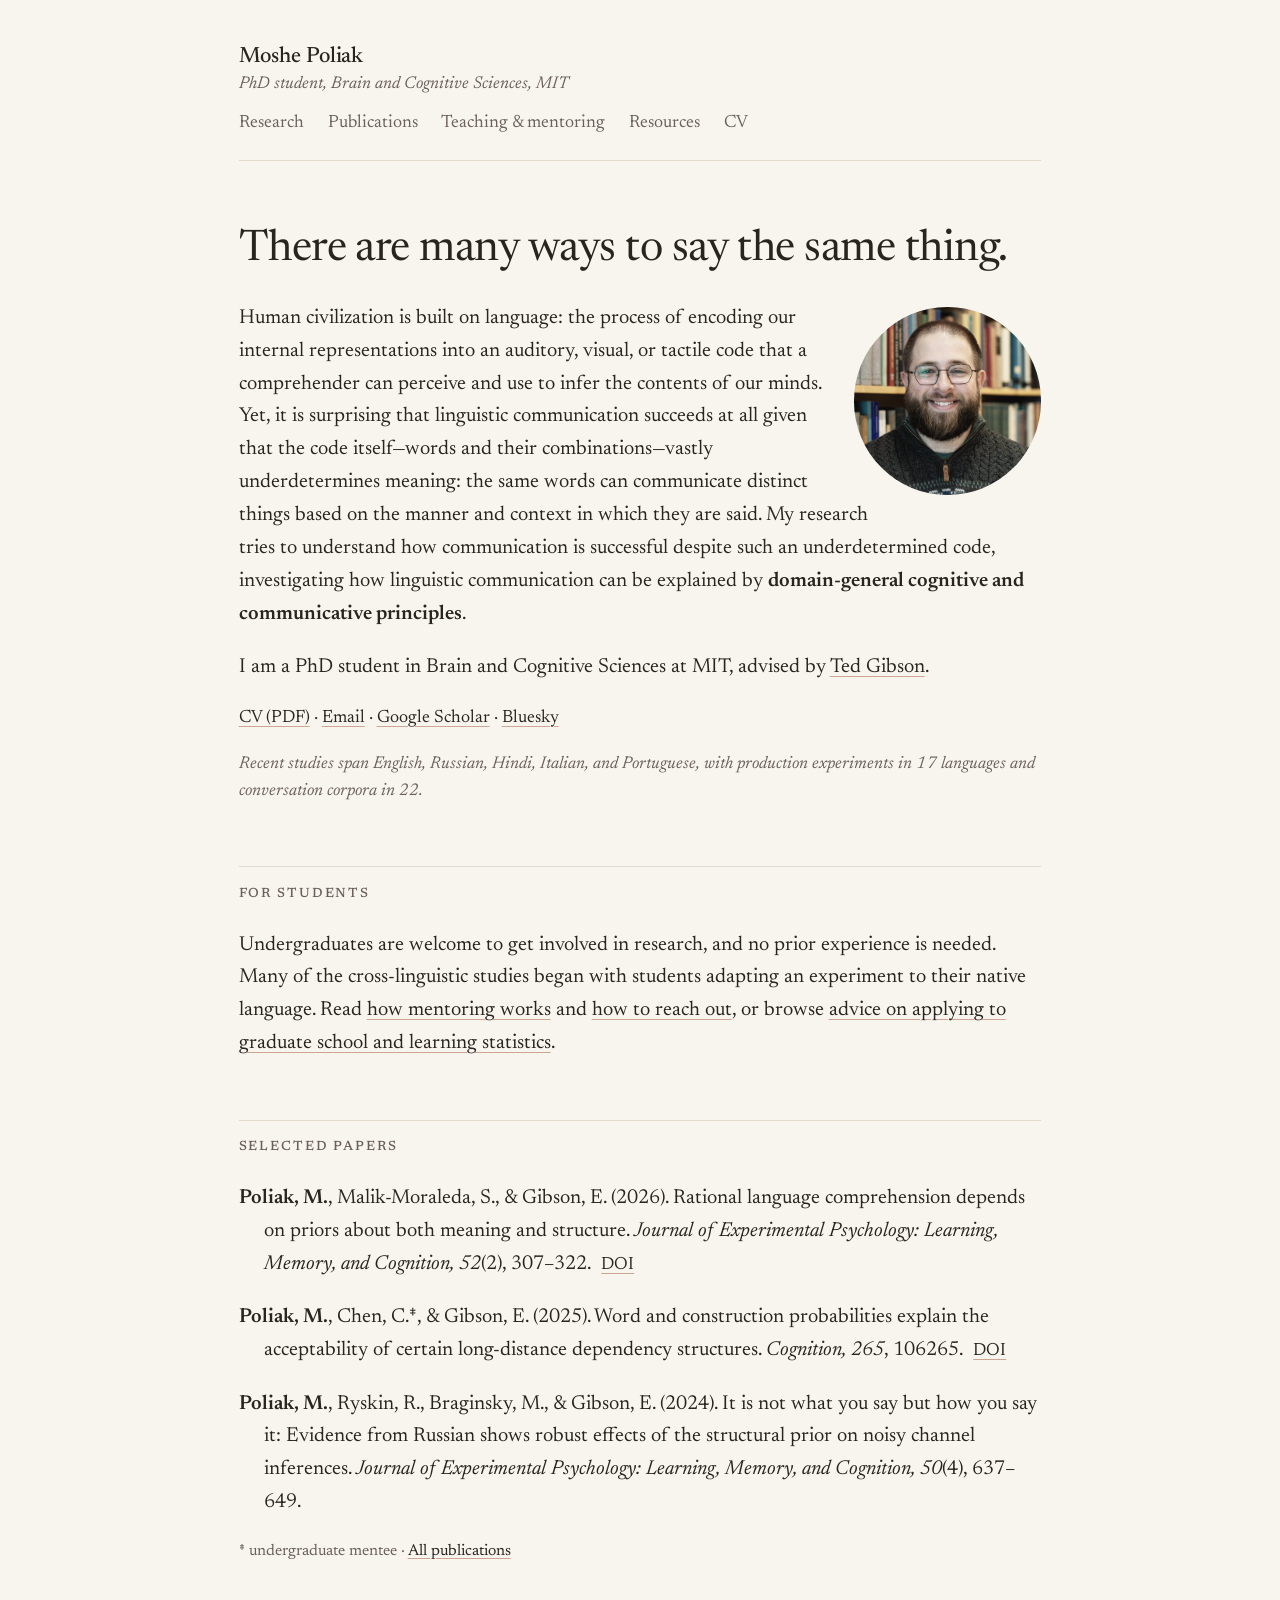
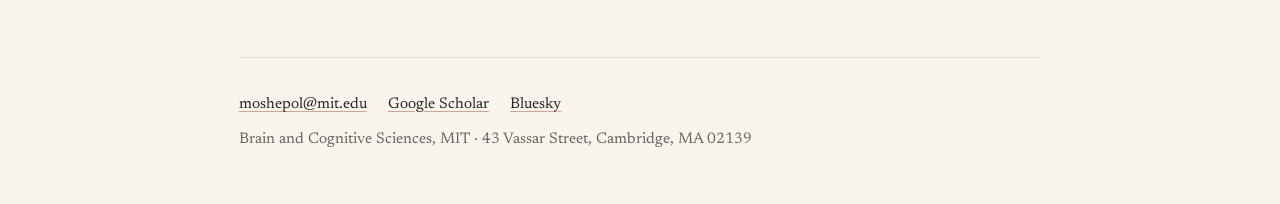
<file: site/index.html>
<!doctype html>
<html lang="en">
<head>
  <!-- Google tag (GTM-5G3X2KDX) -->
  <script async src="https://www.googletagmanager.com/gtm.js?id=GTM-5G3X2KDX"></script>
  <script>
    window.dataLayer = window.dataLayer || [];
    function gtag(){dataLayer.push(arguments);}
    gtag('js', new Date());
  </script>
  <meta charset="utf-8">
  <meta name="viewport" content="width=device-width, initial-scale=1">
  <title>Moshe Poliak · Psycholinguistics · MIT</title>
  <meta name="description" content="Moshe Poliak studies how listeners infer what speakers meant and how speakers shape what they say, across many languages. PhD student in Brain and Cognitive Sciences at MIT.">
  <link rel="canonical" href="https://moshepoliak.com/">
  <meta property="og:type" content="website">
  <meta property="og:title" content="Moshe Poliak">
  <meta property="og:description" content="Moshe Poliak studies how listeners infer what speakers meant and how speakers shape what they say, across many languages. PhD student in Brain and Cognitive Sciences at MIT.">
  <meta property="og:url" content="https://moshepoliak.com/">
  <meta property="og:image" content="https://moshepoliak.com/assets/img/moshe-poliak-portrait.jpg">
  <meta name="twitter:card" content="summary">
  <link rel="preconnect" href="https://fonts.googleapis.com">
  <link rel="preconnect" href="https://fonts.gstatic.com" crossorigin>
  <link rel="stylesheet" href="https://fonts.googleapis.com/css2?family=Newsreader:ital,opsz,wght@0,6..72,400..600;1,6..72,400..500&amp;display=swap">
  <link rel="stylesheet" href="assets/site.css?v=6">
  <link rel="icon" href="assets/favicon.svg" type="image/svg+xml">
  <script type="application/ld+json">
{
  "@context": "https://schema.org",
  "@type": "Person",
  "name": "Moshe Poliak",
  "url": "https://moshepoliak.com/",
  "jobTitle": "PhD student",
  "affiliation": {
    "@type": "Organization",
    "name": "Department of Brain and Cognitive Sciences, Massachusetts Institute of Technology",
    "url": "https://bcs.mit.edu/"
  },
  "alumniOf": {
    "@type": "CollegeOrUniversity",
    "name": "Harvard University"
  },
  "email": "moshepol@mit.edu",
  "knowsAbout": [
    "Psycholinguistics",
    "Language comprehension",
    "Language production",
    "Noisy-channel processing",
    "Prosody",
    "Cross-linguistic research"
  ],
  "sameAs": [
    "https://scholar.google.com/citations?user=dGMOrLoAAAAJ",
    "https://bsky.app/profile/moshepoliak.bsky.social"
  ]
}
  </script>
</head>
<body>
  <a class="skip-link" href="#main">Skip to content</a>
  <div class="page">
    <header class="masthead">
      <div class="id">
        <p class="name"><a href="index.html" aria-current="page">Moshe Poliak</a></p>
        <p class="role">PhD student, Brain and Cognitive Sciences, MIT</p>
      </div>
      <nav class="nav" aria-label="Main">
        <ul>
          <li><a href="research.html">Research</a></li>
          <li><a href="publications.html">Publications</a></li>
          <li><a href="teaching.html">Teaching &amp; mentoring</a></li>
          <li><a href="resources.html">Resources</a></li>
          <li><a href="cv.html">CV</a></li>
        </ul>
      </nav>
    </header>

    <main id="main">
      <section class="hero">
        <h1>There are many ways to say the same thing.</h1>
        <img class="portrait" src="assets/img/moshe-poliak-portrait.jpg" alt="Moshe Poliak" width="480" height="480">
        <p>Human civilization is built on language: the process of encoding our internal representations into an auditory, visual, or tactile code that a comprehender can perceive and use to infer the contents of our minds. Yet, it is surprising that linguistic communication succeeds at all given that the code itself—words and their combinations—vastly underdetermines meaning: the same words can communicate distinct things based on the manner and context in which they are said. My research tries to understand how communication is successful despite such an underdetermined code, investigating how linguistic communication can be explained by <strong>domain-general cognitive and communicative principles</strong>.</p>
        <p>I am a PhD student in Brain and Cognitive Sciences at MIT, advised by <a href="http://tedlab.mit.edu/">Ted Gibson</a>.</p>
        <p class="hero-links"><a href="files/poliak_CV.pdf">CV (PDF)</a> · <a href="mailto:moshepol@mit.edu">Email</a> · <a href="https://scholar.google.com/citations?user=dGMOrLoAAAAJ&amp;hl=en">Google Scholar</a> · <a href="https://bsky.app/profile/moshepoliak.bsky.social">Bluesky</a></p>
        <p class="note">Recent studies span English, Russian, Hindi, Italian, and Portuguese, with production experiments in 17 languages and conversation corpora in 22.</p>
      </section>

      <section class="section" aria-labelledby="students">
        <h2 id="students">For students</h2>
        <p>Undergraduates are welcome to get involved in research, and no prior experience is needed. Many of the cross-linguistic studies began with students adapting an experiment to their native language. Read <a href="teaching.html#mentoring">how mentoring works</a> and <a href="teaching.html#get-involved">how to reach out</a>, or browse <a href="resources.html">advice on applying to graduate school and learning statistics</a>.</p>
      </section>

      <section class="section" aria-labelledby="selected">
        <h2 id="selected">Selected papers</h2>
        <ol class="pubs">
          <li class="pub"><span class="me">Poliak, M.</span>, Malik-Moraleda, S., &amp; Gibson, E. (2026). Rational language comprehension depends on priors about both meaning and structure. <span class="pub-venue">Journal of Experimental Psychology: Learning, Memory, and Cognition, 52</span>(2), 307–322. <span class="pub-links"><a href="https://doi.org/10.1037/xlm0001470">DOI</a></span></li>
          <li class="pub"><span class="me">Poliak, M.</span>, <span class="mentee">Chen, C.</span>, &amp; Gibson, E. (2025). Word and construction probabilities explain the acceptability of certain long-distance dependency structures. <span class="pub-venue">Cognition, 265</span>, 106265. <span class="pub-links"><a href="https://doi.org/10.1016/j.cognition.2025.106265">DOI</a></span></li>
          <li class="pub"><span class="me">Poliak, M.</span>, Ryskin, R., Braginsky, M., &amp; Gibson, E. (2024). It is not what you say but how you say it: Evidence from Russian shows robust effects of the structural prior on noisy channel inferences. <span class="pub-venue">Journal of Experimental Psychology: Learning, Memory, and Cognition, 50</span>(4), 637–649.</li>
        </ol>
        <p class="legend">‡ undergraduate mentee · <a href="publications.html">All publications</a></p>
      </section>
    </main>

    <footer class="footer">
      <ul>
        <li><a href="mailto:moshepol@mit.edu">moshepol@mit.edu</a></li>
        <li><a href="https://scholar.google.com/citations?user=dGMOrLoAAAAJ&amp;hl=en">Google Scholar</a></li>
        <li><a href="https://bsky.app/profile/moshepoliak.bsky.social">Bluesky</a></li>
      </ul>
      <p>Brain and Cognitive Sciences, MIT · 43 Vassar Street, Cambridge, MA 02139</p>
    </footer>
  </div>
</body>
</html>
</file>
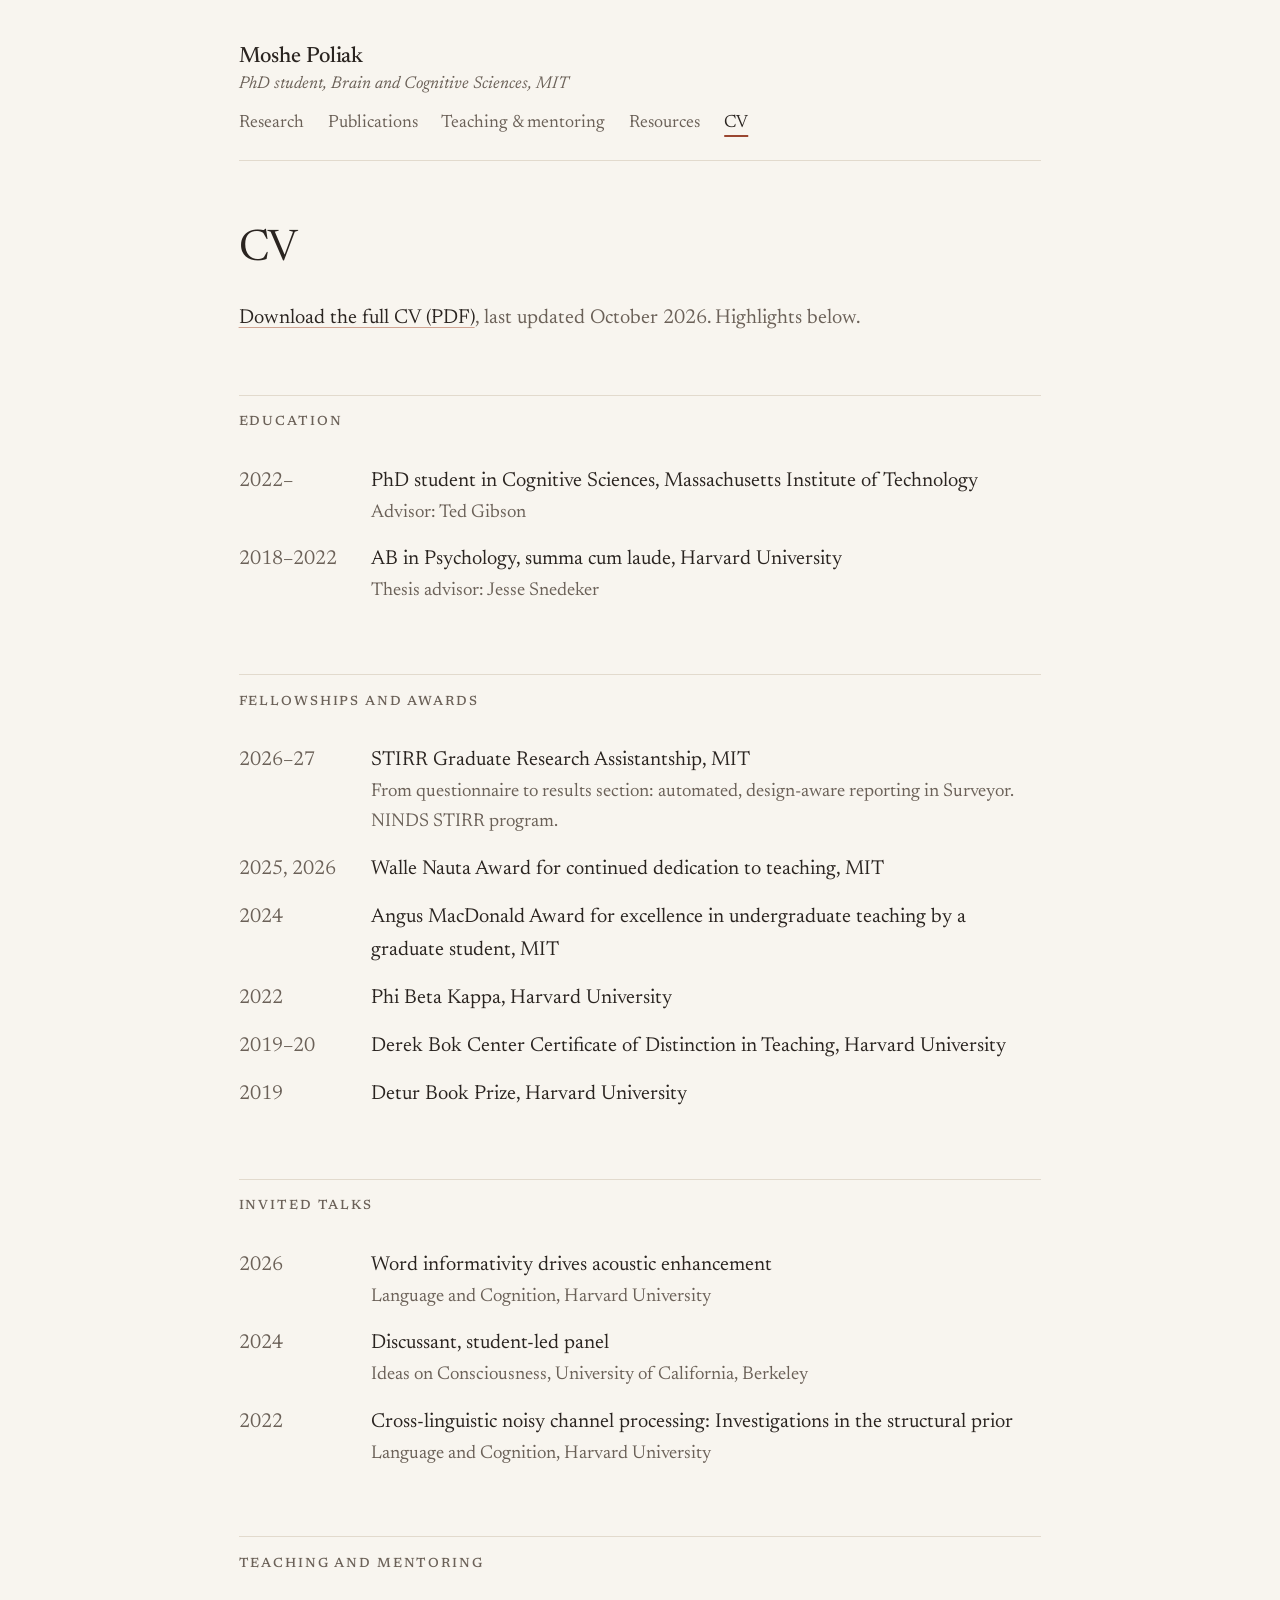
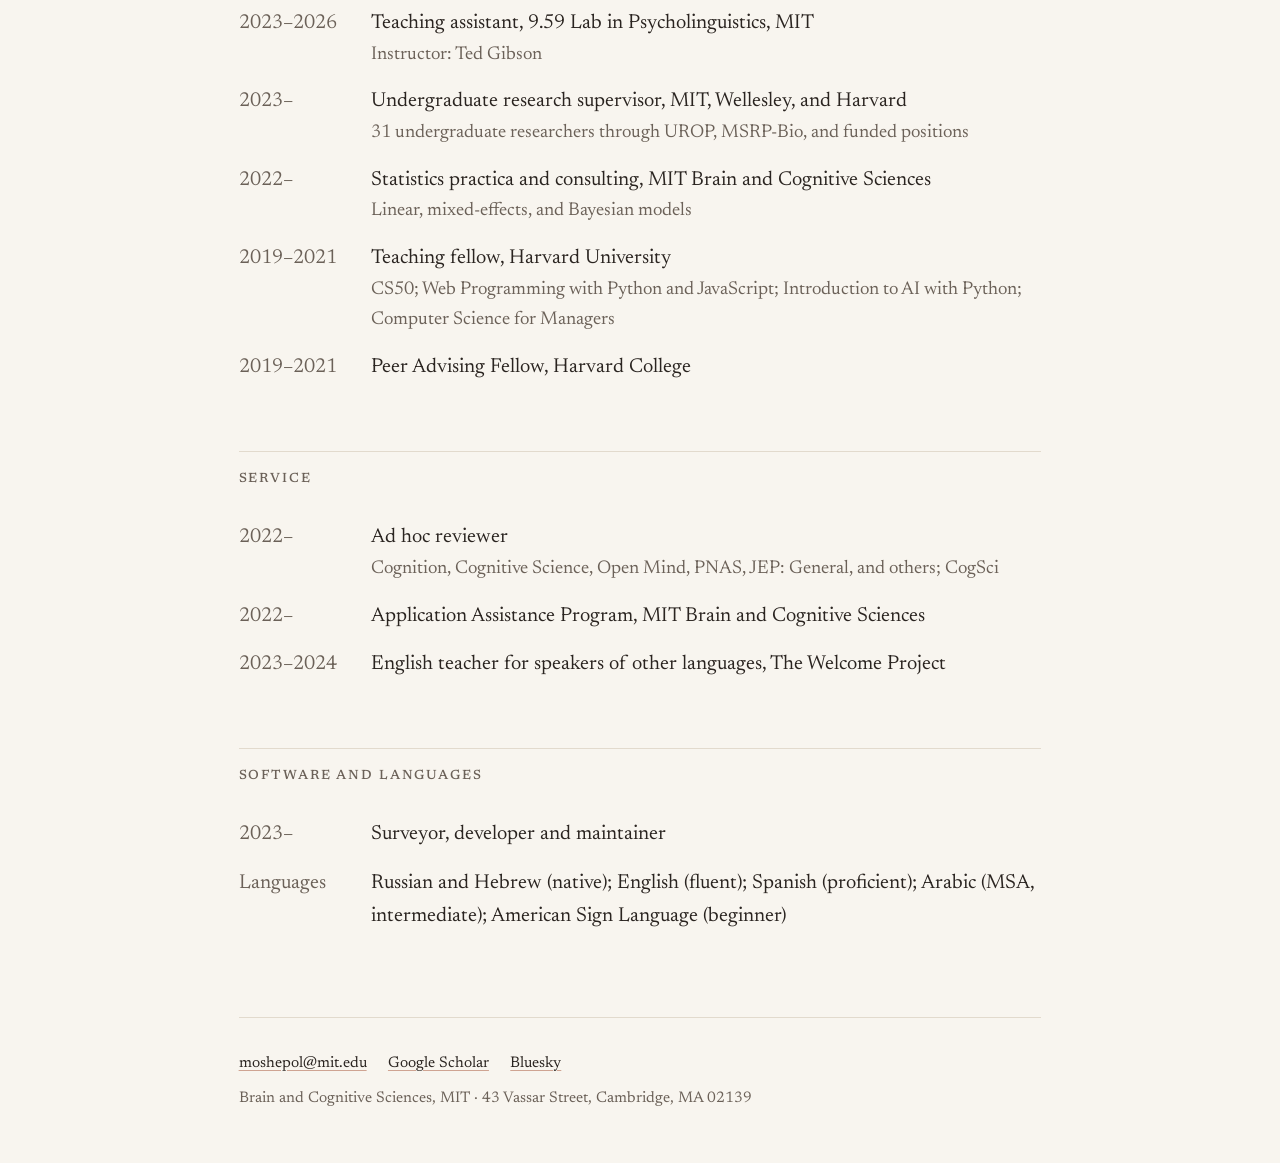
<file: site/cv.html>
<!doctype html>
<html lang="en">
<head>
  <!-- Google tag (GTM-5G3X2KDX) -->
  <script async src="https://www.googletagmanager.com/gtm.js?id=GTM-5G3X2KDX"></script>
  <script>
    window.dataLayer = window.dataLayer || [];
    function gtag(){dataLayer.push(arguments);}
    gtag('js', new Date());
  </script>
  <meta charset="utf-8">
  <meta name="viewport" content="width=device-width, initial-scale=1">
  <title>CV · Moshe Poliak</title>
  <meta name="description" content="Curriculum vitae: positions, education, and a downloadable PDF.">
  <link rel="canonical" href="https://moshepoliak.com/cv.html">
  <link rel="preconnect" href="https://fonts.googleapis.com">
  <link rel="preconnect" href="https://fonts.gstatic.com" crossorigin>
  <link rel="stylesheet" href="https://fonts.googleapis.com/css2?family=Newsreader:ital,opsz,wght@0,6..72,400..600;1,6..72,400..500&amp;display=swap">
  <link rel="stylesheet" href="assets/site.css?v=6">
  <link rel="icon" href="assets/favicon.svg" type="image/svg+xml">
</head>
<body>
  <a class="skip-link" href="#main">Skip to content</a>
  <div class="page">
    <header class="masthead">
      <div class="id">
        <p class="name"><a href="index.html">Moshe Poliak</a></p>
        <p class="role">PhD student, Brain and Cognitive Sciences, MIT</p>
      </div>
      <nav class="nav" aria-label="Main">
        <ul>
          <li><a href="research.html">Research</a></li>
          <li><a href="publications.html">Publications</a></li>
          <li><a href="teaching.html">Teaching &amp; mentoring</a></li>
          <li><a href="resources.html">Resources</a></li>
          <li><a href="cv.html" aria-current="page">CV</a></li>
        </ul>
      </nav>
    </header>

    <main id="main">
      <header class="page-head">
        <h1>CV</h1>
        <p class="page-lede"><a href="files/poliak_CV.pdf">Download the full CV (PDF)</a>, last updated October 2026. Highlights below.</p>
      </header>

      <section class="section" aria-labelledby="education">
        <h2 id="education">Education</h2>
        <ul class="cv-list">
          <li><span class="when">2022–</span><div class="what"><p>PhD student in Cognitive Sciences, Massachusetts Institute of Technology</p><p class="detail">Advisor: Ted Gibson</p></div></li>
          <li><span class="when">2018–2022</span><div class="what"><p>AB in Psychology, summa cum laude, Harvard University</p><p class="detail">Thesis advisor: Jesse Snedeker</p></div></li>
        </ul>
      </section>

      <section class="section" aria-labelledby="awards">
        <h2 id="awards">Fellowships and awards</h2>
        <ul class="cv-list">
          <li><span class="when">2026–27</span><div class="what"><p>STIRR Graduate Research Assistantship, MIT</p><p class="detail">From questionnaire to results section: automated, design-aware reporting in Surveyor. NINDS STIRR program.</p></div></li>
          <li><span class="when">2025, 2026</span><div class="what"><p>Walle Nauta Award for continued dedication to teaching, MIT</p></div></li>
          <li><span class="when">2024</span><div class="what"><p>Angus MacDonald Award for excellence in undergraduate teaching by a graduate student, MIT</p></div></li>
          <li><span class="when">2022</span><div class="what"><p>Phi Beta Kappa, Harvard University</p></div></li>
          <li><span class="when">2019–20</span><div class="what"><p>Derek Bok Center Certificate of Distinction in Teaching, Harvard University</p></div></li>
          <li><span class="when">2019</span><div class="what"><p>Detur Book Prize, Harvard University</p></div></li>
        </ul>
      </section>

      <section class="section" aria-labelledby="talks">
        <h2 id="talks">Invited talks</h2>
        <ul class="cv-list">
          <li><span class="when">2026</span><div class="what"><p>Word informativity drives acoustic enhancement</p><p class="detail">Language and Cognition, Harvard University</p></div></li>
          <li><span class="when">2024</span><div class="what"><p>Discussant, student-led panel</p><p class="detail">Ideas on Consciousness, University of California, Berkeley</p></div></li>
          <li><span class="when">2022</span><div class="what"><p>Cross-linguistic noisy channel processing: Investigations in the structural prior</p><p class="detail">Language and Cognition, Harvard University</p></div></li>
        </ul>
      </section>

      <section class="section" aria-labelledby="teaching-cv">
        <h2 id="teaching-cv">Teaching and mentoring</h2>
        <ul class="cv-list">
          <li><span class="when">2023–2026</span><div class="what"><p>Teaching assistant, 9.59 Lab in Psycholinguistics, MIT</p><p class="detail">Instructor: Ted Gibson</p></div></li>
          <li><span class="when">2023–</span><div class="what"><p>Undergraduate research supervisor, MIT, Wellesley, and Harvard</p><p class="detail">31 undergraduate researchers through UROP, MSRP-Bio, and funded positions</p></div></li>
          <li><span class="when">2022–</span><div class="what"><p>Statistics practica and consulting, MIT Brain and Cognitive Sciences</p><p class="detail">Linear, mixed-effects, and Bayesian models</p></div></li>
          <li><span class="when">2019–2021</span><div class="what"><p>Teaching fellow, Harvard University</p><p class="detail">CS50; Web Programming with Python and JavaScript; Introduction to AI with Python; Computer Science for Managers</p></div></li>
          <li><span class="when">2019–2021</span><div class="what"><p>Peer Advising Fellow, Harvard College</p></div></li>
        </ul>
      </section>

      <section class="section" aria-labelledby="service">
        <h2 id="service">Service</h2>
        <ul class="cv-list">
          <li><span class="when">2022–</span><div class="what"><p>Ad hoc reviewer</p><p class="detail">Cognition, Cognitive Science, Open Mind, PNAS, JEP: General, and others; CogSci</p></div></li>
          <li><span class="when">2022–</span><div class="what"><p>Application Assistance Program, MIT Brain and Cognitive Sciences</p></div></li>
          <li><span class="when">2023–2024</span><div class="what"><p>English teacher for speakers of other languages, The Welcome Project</p></div></li>
        </ul>
      </section>

      <section class="section" aria-labelledby="software">
        <h2 id="software">Software and languages</h2>
        <ul class="cv-list">
          <li><span class="when">2023–</span><div class="what"><p>Surveyor, developer and maintainer</p></div></li>
          <li><span class="when">Languages</span><div class="what"><p>Russian and Hebrew (native); English (fluent); Spanish (proficient); Arabic (MSA, intermediate); American Sign Language (beginner)</p></div></li>
        </ul>
      </section>
    </main>

    <footer class="footer">
      <ul>
        <li><a href="mailto:moshepol@mit.edu">moshepol@mit.edu</a></li>
        <li><a href="https://scholar.google.com/citations?user=dGMOrLoAAAAJ&amp;hl=en">Google Scholar</a></li>
        <li><a href="https://bsky.app/profile/moshepoliak.bsky.social">Bluesky</a></li>
      </ul>
      <p>Brain and Cognitive Sciences, MIT · 43 Vassar Street, Cambridge, MA 02139</p>
    </footer>
  </div>
</body>
</html>
</file>
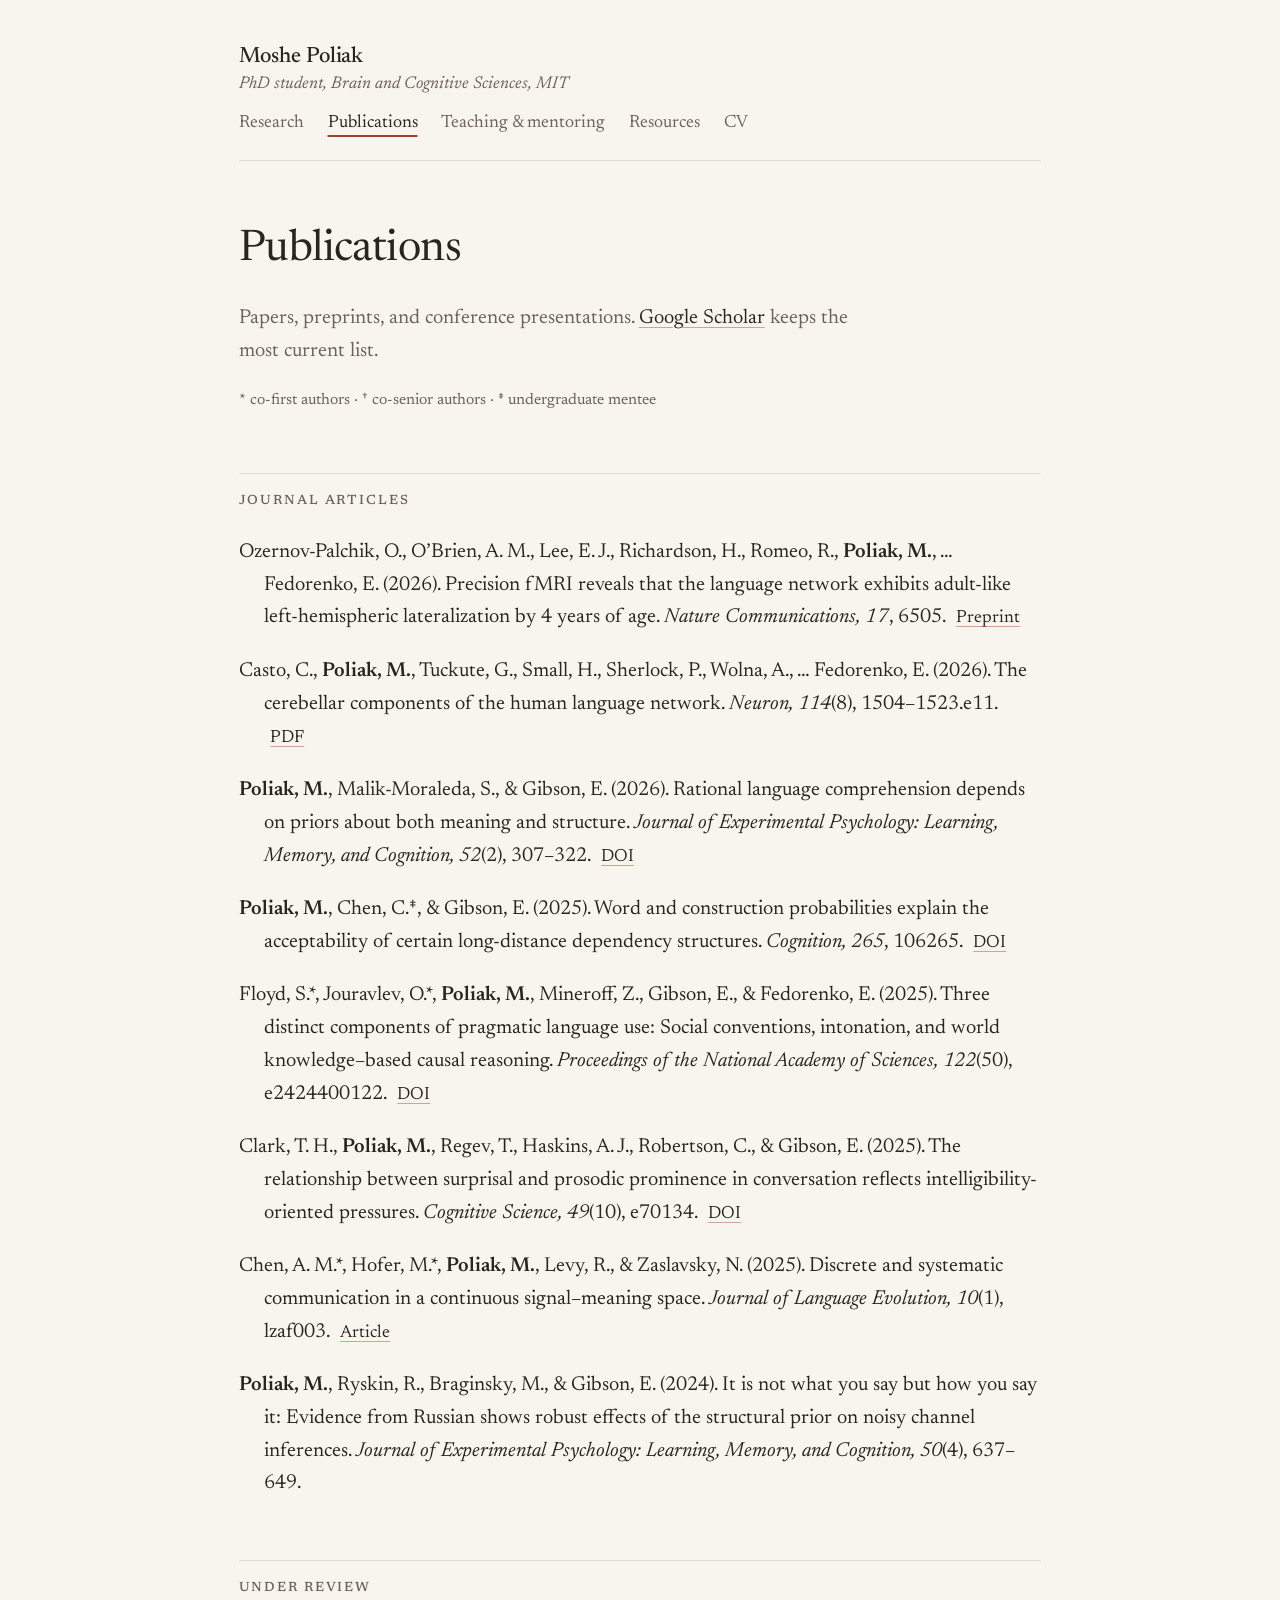
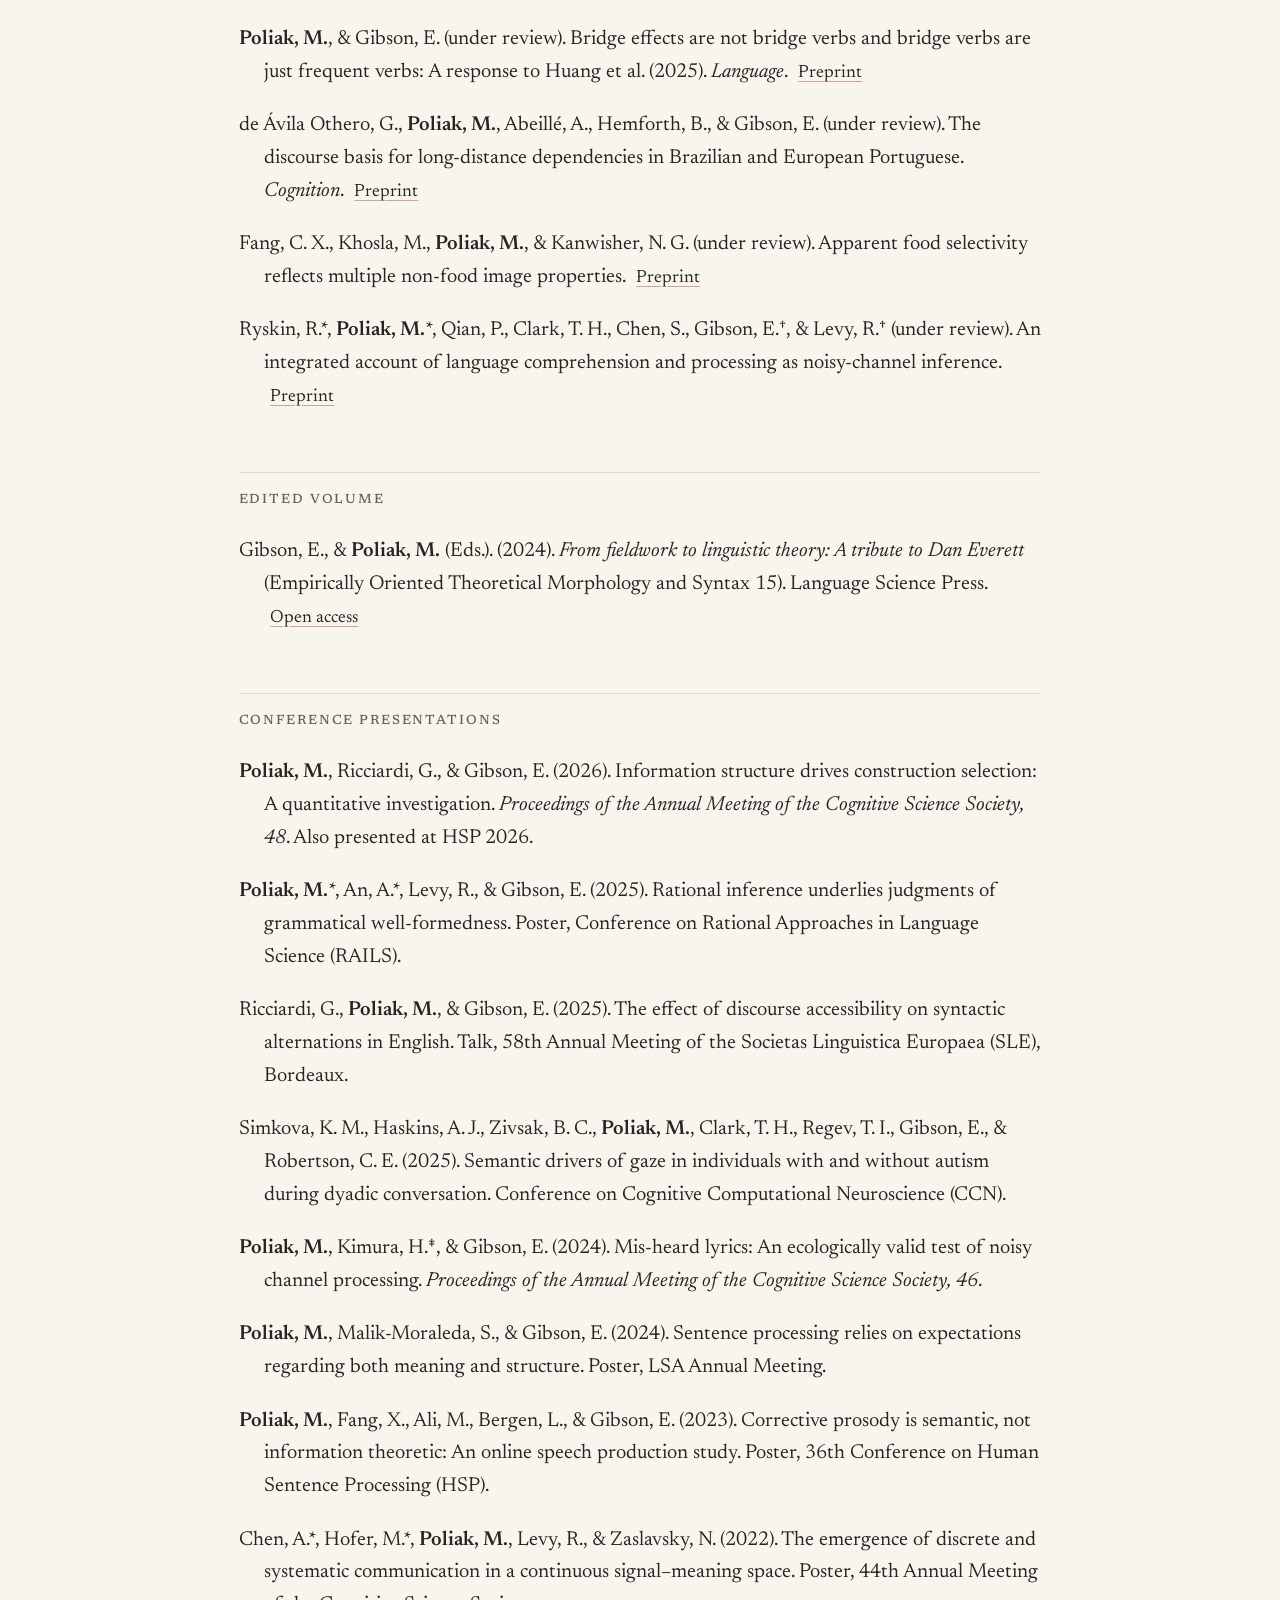
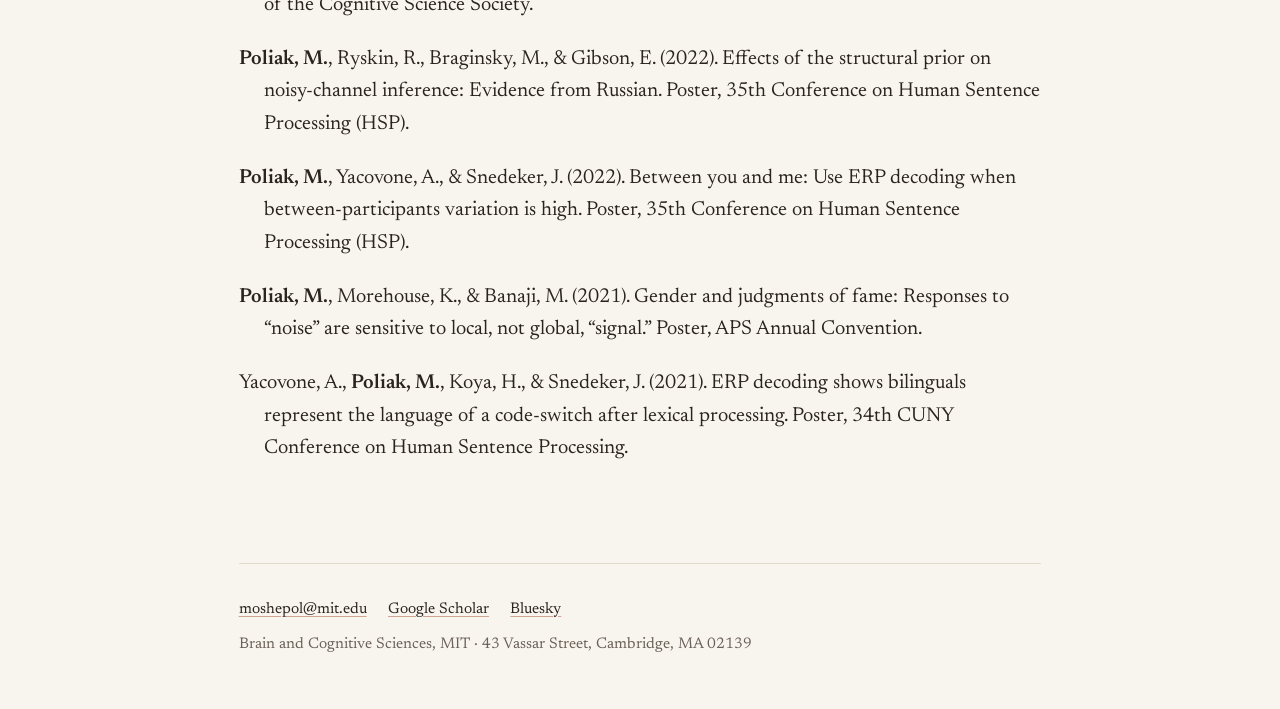
<file: site/publications.html>
<!doctype html>
<html lang="en">
<head>
  <!-- Google tag (GTM-5G3X2KDX) -->
  <script async src="https://www.googletagmanager.com/gtm.js?id=GTM-5G3X2KDX"></script>
  <script>
    window.dataLayer = window.dataLayer || [];
    function gtag(){dataLayer.push(arguments);}
    gtag('js', new Date());
  </script>
  <meta charset="utf-8">
  <meta name="viewport" content="width=device-width, initial-scale=1">
  <title>Publications · Moshe Poliak</title>
  <meta name="description" content="Papers, preprints, and presentations, with links to PDFs, materials, and data.">
  <link rel="canonical" href="https://moshepoliak.com/publications.html">
  <link rel="preconnect" href="https://fonts.googleapis.com">
  <link rel="preconnect" href="https://fonts.gstatic.com" crossorigin>
  <link rel="stylesheet" href="https://fonts.googleapis.com/css2?family=Newsreader:ital,opsz,wght@0,6..72,400..600;1,6..72,400..500&amp;display=swap">
  <link rel="stylesheet" href="assets/site.css?v=6">
  <link rel="icon" href="assets/favicon.svg" type="image/svg+xml">
</head>
<body>
  <a class="skip-link" href="#main">Skip to content</a>
  <div class="page">
    <header class="masthead">
      <div class="id">
        <p class="name"><a href="index.html">Moshe Poliak</a></p>
        <p class="role">PhD student, Brain and Cognitive Sciences, MIT</p>
      </div>
      <nav class="nav" aria-label="Main">
        <ul>
          <li><a href="research.html">Research</a></li>
          <li><a href="publications.html" aria-current="page">Publications</a></li>
          <li><a href="teaching.html">Teaching &amp; mentoring</a></li>
          <li><a href="resources.html">Resources</a></li>
          <li><a href="cv.html">CV</a></li>
        </ul>
      </nav>
    </header>

    <main id="main">
      <header class="page-head">
        <h1>Publications</h1>
        <p class="page-lede">Papers, preprints, and conference presentations. <a href="https://scholar.google.com/citations?user=dGMOrLoAAAAJ&amp;hl=en">Google Scholar</a> keeps the most current list.</p>
        <p class="legend">* co-first authors · † co-senior authors · ‡ undergraduate mentee</p>
      </header>

      <section class="section" aria-labelledby="journal">
        <h2 id="journal">Journal articles</h2>
        <ol class="pubs">
          <li class="pub">Ozernov-Palchik, O., O’Brien, A. M., Lee, E. J., Richardson, H., Romeo, R., <span class="me">Poliak, M.</span>, … Fedorenko, E. (2026). Precision fMRI reveals that the language network exhibits adult-like left-hemispheric lateralization by 4 years of age. <span class="pub-venue">Nature Communications, 17</span>, 6505. <span class="pub-links"><a href="https://www.biorxiv.org/content/10.1101/2024.05.15.594172v2">Preprint</a></span></li>
          <li class="pub">Casto, C., <span class="me">Poliak, M.</span>, Tuckute, G., Small, H., Sherlock, P., Wolna, A., … Fedorenko, E. (2026). The cerebellar components of the human language network. <span class="pub-venue">Neuron, 114</span>(8), 1504–1523.e11. <span class="pub-links"><a href="https://static1.squarespace.com/static/64c800a2f333f04f50bf2020/t/69d538e63a011d1cef9e74ba/1775581414905/Casto_et_al_2026_Neuron.pdf.pdf">PDF</a></span></li>
          <li class="pub"><span class="me">Poliak, M.</span>, Malik-Moraleda, S., &amp; Gibson, E. (2026). Rational language comprehension depends on priors about both meaning and structure. <span class="pub-venue">Journal of Experimental Psychology: Learning, Memory, and Cognition, 52</span>(2), 307–322. <span class="pub-links"><a href="https://doi.org/10.1037/xlm0001470">DOI</a></span></li>
          <li class="pub"><span class="me">Poliak, M.</span>, <span class="mentee">Chen, C.</span>, &amp; Gibson, E. (2025). Word and construction probabilities explain the acceptability of certain long-distance dependency structures. <span class="pub-venue">Cognition, 265</span>, 106265. <span class="pub-links"><a href="https://doi.org/10.1016/j.cognition.2025.106265">DOI</a></span></li>
          <li class="pub">Floyd, S.*, Jouravlev, O.*, <span class="me">Poliak, M.</span>, Mineroff, Z., Gibson, E., &amp; Fedorenko, E. (2025). Three distinct components of pragmatic language use: Social conventions, intonation, and world knowledge–based causal reasoning. <span class="pub-venue">Proceedings of the National Academy of Sciences, 122</span>(50), e2424400122. <span class="pub-links"><a href="https://doi.org/10.1073/pnas.2424400122">DOI</a></span></li>
          <li class="pub">Clark, T. H., <span class="me">Poliak, M.</span>, Regev, T., Haskins, A. J., Robertson, C., &amp; Gibson, E. (2025). The relationship between surprisal and prosodic prominence in conversation reflects intelligibility-oriented pressures. <span class="pub-venue">Cognitive Science, 49</span>(10), e70134. <span class="pub-links"><a href="https://doi.org/10.1111/cogs.70134">DOI</a></span></li>
          <li class="pub">Chen, A. M.*, Hofer, M.*, <span class="me">Poliak, M.</span>, Levy, R., &amp; Zaslavsky, N. (2025). Discrete and systematic communication in a continuous signal–meaning space. <span class="pub-venue">Journal of Language Evolution, 10</span>(1), lzaf003. <span class="pub-links"><a href="https://academic.oup.com/jole/article-abstract/10/1/lzaf003/8342268">Article</a></span></li>
          <li class="pub"><span class="me">Poliak, M.</span>, Ryskin, R., Braginsky, M., &amp; Gibson, E. (2024). It is not what you say but how you say it: Evidence from Russian shows robust effects of the structural prior on noisy channel inferences. <span class="pub-venue">Journal of Experimental Psychology: Learning, Memory, and Cognition, 50</span>(4), 637–649.</li>
        </ol>
      </section>

      <section class="section" aria-labelledby="review">
        <h2 id="review">Under review</h2>
        <ol class="pubs">
          <li class="pub"><span class="me">Poliak, M.</span>, &amp; Gibson, E. (under review). Bridge effects are not bridge verbs and bridge verbs are just frequent verbs: A response to Huang et al. (2025). <span class="pub-venue">Language</span>. <span class="pub-links"><a href="https://doi.org/10.5281/zenodo.22210968">Preprint</a></span></li>
          <li class="pub">de Ávila Othero, G., <span class="me">Poliak, M.</span>, Abeillé, A., Hemforth, B., &amp; Gibson, E. (under review). The discourse basis for long-distance dependencies in Brazilian and European Portuguese. <span class="pub-venue">Cognition</span>. <span class="pub-links"><a href="https://papers.ssrn.com/sol3/papers.cfm?abstract_id=7403266">Preprint</a></span></li>
          <li class="pub">Fang, C. X., Khosla, M., <span class="me">Poliak, M.</span>, &amp; Kanwisher, N. G. (under review). Apparent food selectivity reflects multiple non-food image properties. <span class="pub-links"><a href="https://www.biorxiv.org/content/10.64898/2026.09.18.751020v1">Preprint</a></span></li>
          <li class="pub">Ryskin, R.*, <span class="me">Poliak, M.</span>*, Qian, P., Clark, T. H., Chen, S., Gibson, E.†, &amp; Levy, R.† (under review). An integrated account of language comprehension and processing as noisy-channel inference. <span class="pub-links"><a href="https://osf.io/4p5nv_v1">Preprint</a></span></li>
        </ol>
      </section>

      <section class="section" aria-labelledby="volume">
        <h2 id="volume">Edited volume</h2>
        <ol class="pubs">
          <li class="pub">Gibson, E., &amp; <span class="me">Poliak, M.</span> (Eds.). (2024). <span class="pub-venue">From fieldwork to linguistic theory: A tribute to Dan Everett</span> (Empirically Oriented Theoretical Morphology and Syntax 15). Language Science Press. <span class="pub-links"><a href="https://langsci-press.org/catalog/book/434">Open access</a></span></li>
        </ol>
      </section>

      <section class="section" aria-labelledby="conference">
        <h2 id="conference">Conference presentations</h2>
        <ol class="pubs">
          <li class="pub"><span class="me">Poliak, M.</span>, Ricciardi, G., &amp; Gibson, E. (2026). Information structure drives construction selection: A quantitative investigation. <span class="pub-venue">Proceedings of the Annual Meeting of the Cognitive Science Society, 48</span>. Also presented at HSP 2026.</li>
          <li class="pub"><span class="me">Poliak, M.</span>*, An, A.*, Levy, R., &amp; Gibson, E. (2025). Rational inference underlies judgments of grammatical well-formedness. Poster, Conference on Rational Approaches in Language Science (RAILS).</li>
          <li class="pub">Ricciardi, G., <span class="me">Poliak, M.</span>, &amp; Gibson, E. (2025). The effect of discourse accessibility on syntactic alternations in English. Talk, 58th Annual Meeting of the Societas Linguistica Europaea (SLE), Bordeaux.</li>
          <li class="pub">Simkova, K. M., Haskins, A. J., Zivsak, B. C., <span class="me">Poliak, M.</span>, Clark, T. H., Regev, T. I., Gibson, E., &amp; Robertson, C. E. (2025). Semantic drivers of gaze in individuals with and without autism during dyadic conversation. Conference on Cognitive Computational Neuroscience (CCN).</li>
          <li class="pub"><span class="me">Poliak, M.</span>, <span class="mentee">Kimura, H.</span>, &amp; Gibson, E. (2024). Mis-heard lyrics: An ecologically valid test of noisy channel processing. <span class="pub-venue">Proceedings of the Annual Meeting of the Cognitive Science Society, 46</span>.</li>
          <li class="pub"><span class="me">Poliak, M.</span>, Malik-Moraleda, S., &amp; Gibson, E. (2024). Sentence processing relies on expectations regarding both meaning and structure. Poster, LSA Annual Meeting.</li>
          <li class="pub"><span class="me">Poliak, M.</span>, Fang, X., Ali, M., Bergen, L., &amp; Gibson, E. (2023). Corrective prosody is semantic, not information theoretic: An online speech production study. Poster, 36th Conference on Human Sentence Processing (HSP).</li>
          <li class="pub">Chen, A.*, Hofer, M.*, <span class="me">Poliak, M.</span>, Levy, R., &amp; Zaslavsky, N. (2022). The emergence of discrete and systematic communication in a continuous signal–meaning space. Poster, 44th Annual Meeting of the Cognitive Science Society.</li>
          <li class="pub"><span class="me">Poliak, M.</span>, Ryskin, R., Braginsky, M., &amp; Gibson, E. (2022). Effects of the structural prior on noisy-channel inference: Evidence from Russian. Poster, 35th Conference on Human Sentence Processing (HSP).</li>
          <li class="pub"><span class="me">Poliak, M.</span>, Yacovone, A., &amp; Snedeker, J. (2022). Between you and me: Use ERP decoding when between-participants variation is high. Poster, 35th Conference on Human Sentence Processing (HSP).</li>
          <li class="pub"><span class="me">Poliak, M.</span>, Morehouse, K., &amp; Banaji, M. (2021). Gender and judgments of fame: Responses to “noise” are sensitive to local, not global, “signal.” Poster, APS Annual Convention.</li>
          <li class="pub">Yacovone, A., <span class="me">Poliak, M.</span>, Koya, H., &amp; Snedeker, J. (2021). ERP decoding shows bilinguals represent the language of a code-switch after lexical processing. Poster, 34th CUNY Conference on Human Sentence Processing.</li>
        </ol>
      </section>
    </main>

    <footer class="footer">
      <ul>
        <li><a href="mailto:moshepol@mit.edu">moshepol@mit.edu</a></li>
        <li><a href="https://scholar.google.com/citations?user=dGMOrLoAAAAJ&amp;hl=en">Google Scholar</a></li>
        <li><a href="https://bsky.app/profile/moshepoliak.bsky.social">Bluesky</a></li>
      </ul>
      <p>Brain and Cognitive Sciences, MIT · 43 Vassar Street, Cambridge, MA 02139</p>
    </footer>
  </div>
</body>
</html>
</file>
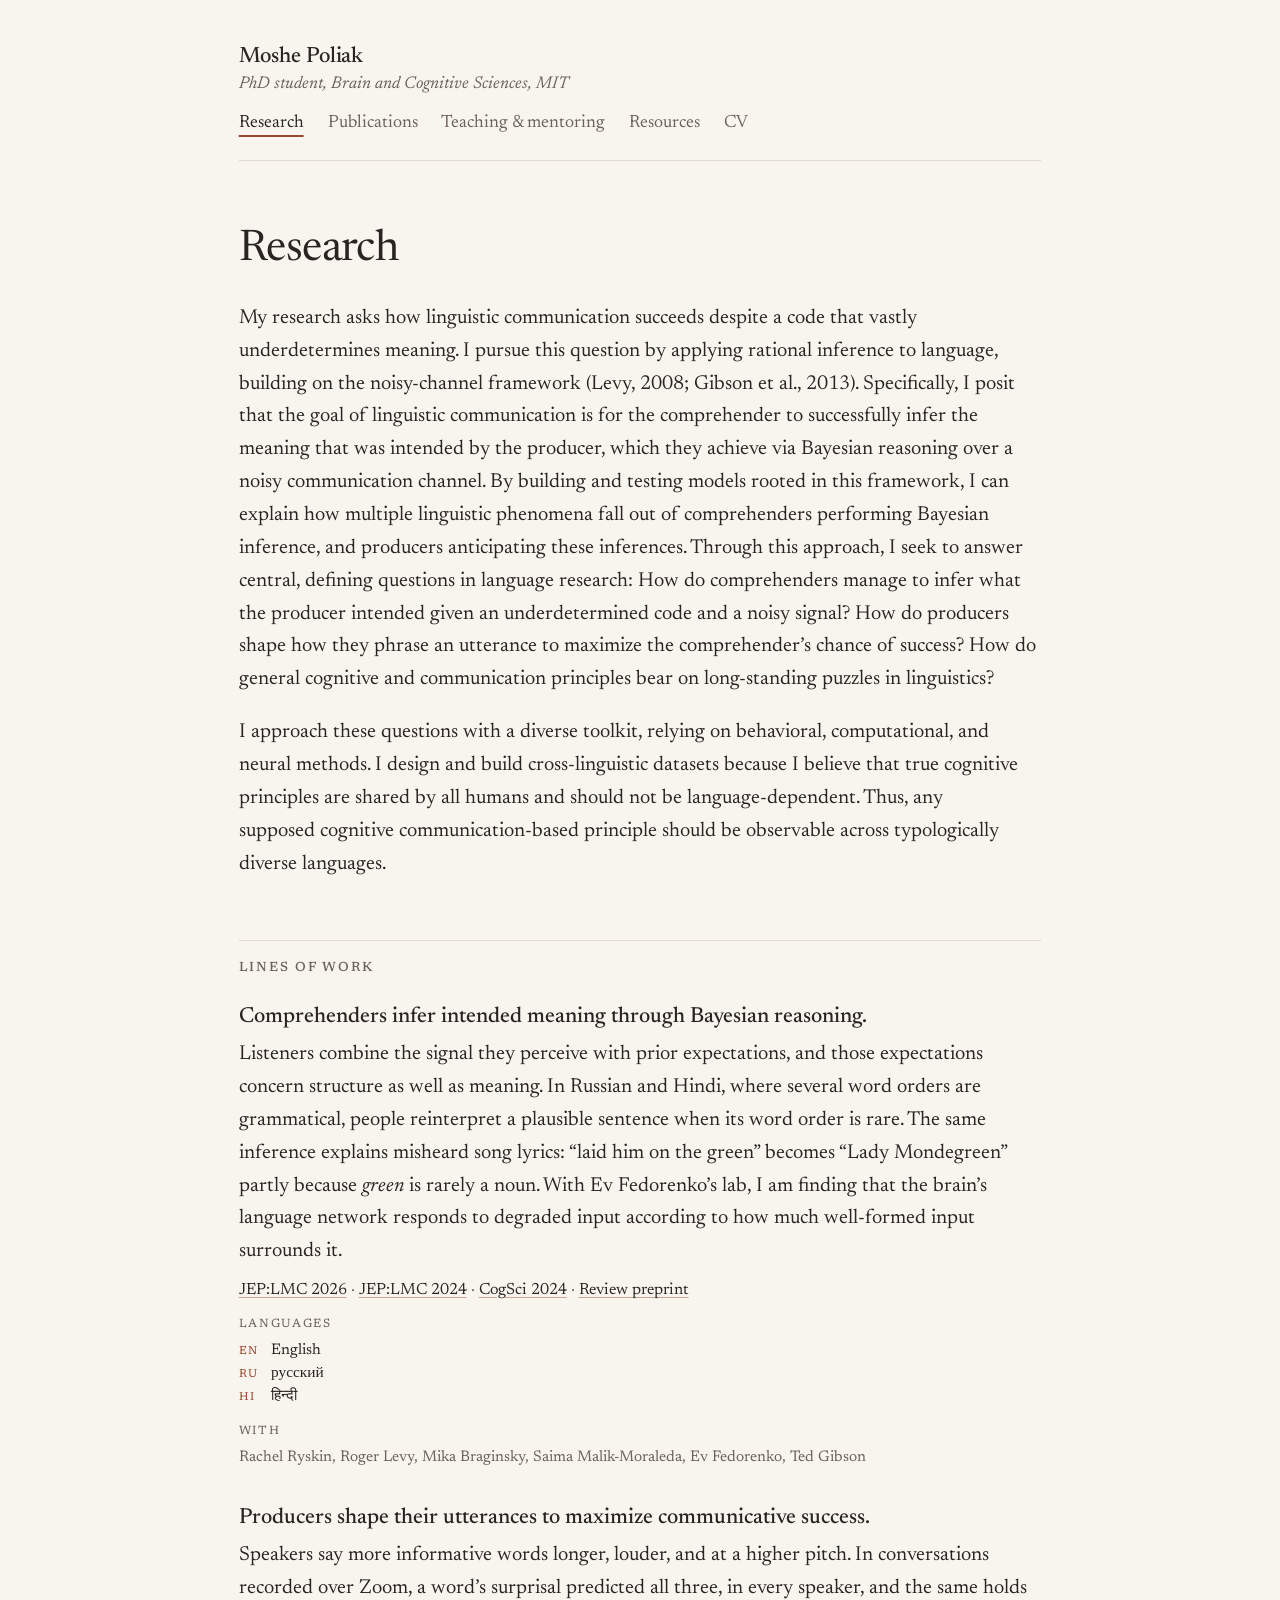
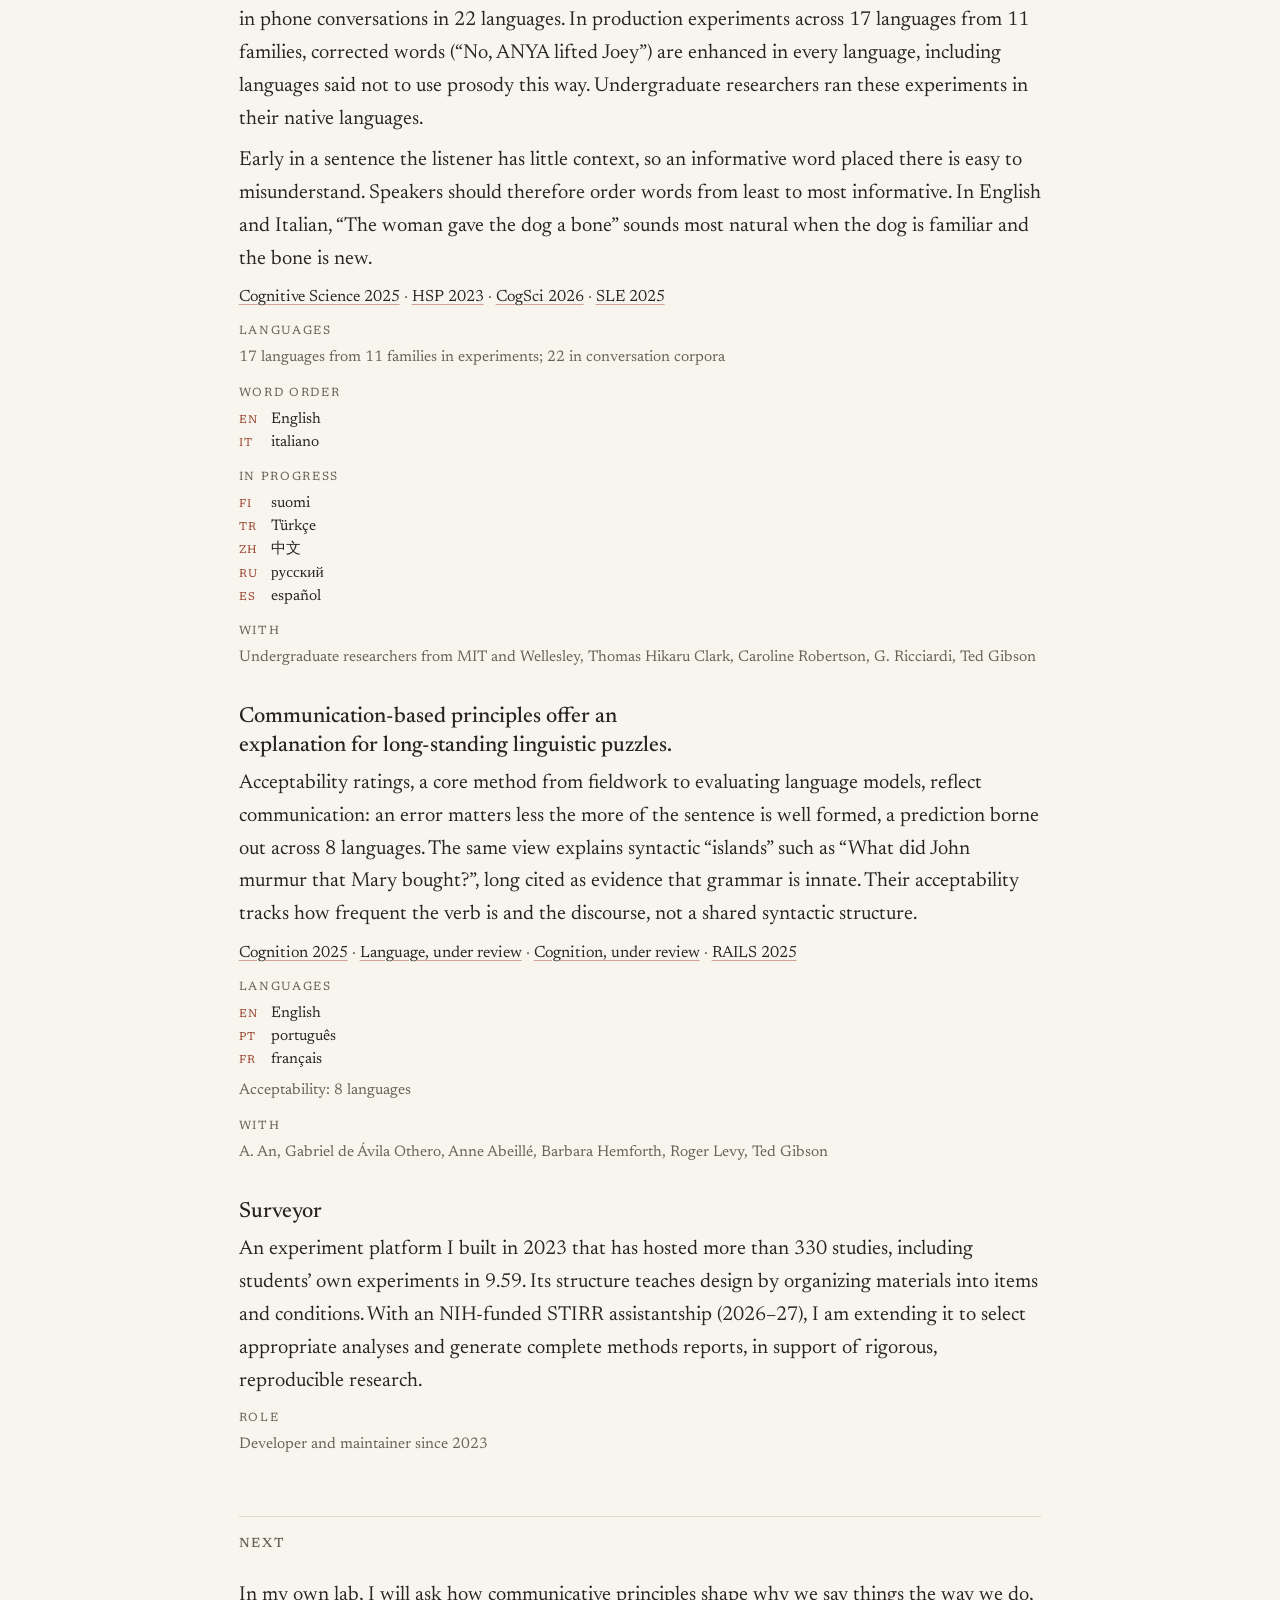
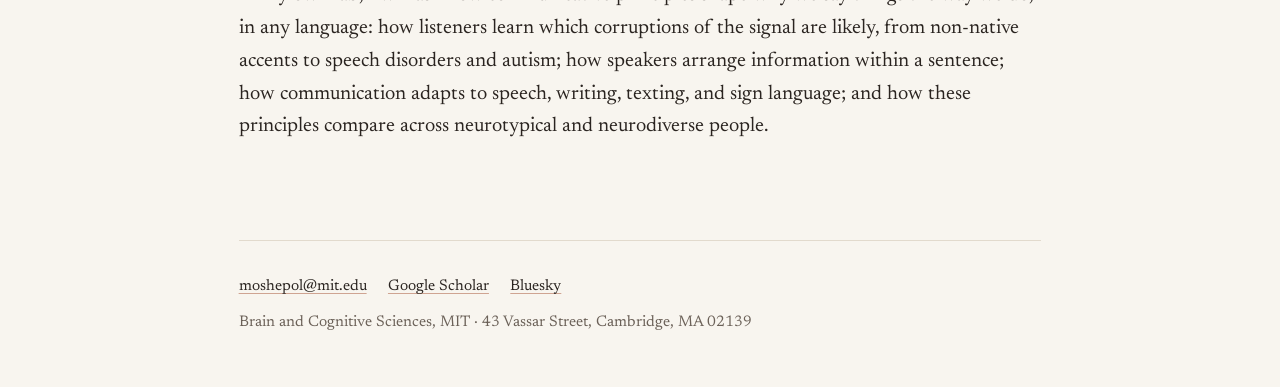
<file: site/research.html>
<!doctype html>
<html lang="en">
<head>
  <!-- Google tag (GTM-5G3X2KDX) -->
  <script async src="https://www.googletagmanager.com/gtm.js?id=GTM-5G3X2KDX"></script>
  <script>
    window.dataLayer = window.dataLayer || [];
    function gtag(){dataLayer.push(arguments);}
    gtag('js', new Date());
  </script>
  <meta charset="utf-8">
  <meta name="viewport" content="width=device-width, initial-scale=1">
  <title>Research · Moshe Poliak</title>
  <meta name="description" content="Research projects, the languages they cover, and the people who work on them.">
  <link rel="canonical" href="https://moshepoliak.com/research.html">
  <link rel="preconnect" href="https://fonts.googleapis.com">
  <link rel="preconnect" href="https://fonts.gstatic.com" crossorigin>
  <link rel="stylesheet" href="https://fonts.googleapis.com/css2?family=Newsreader:ital,opsz,wght@0,6..72,400..600;1,6..72,400..500&amp;display=swap">
  <link rel="stylesheet" href="assets/site.css?v=6">
  <link rel="icon" href="assets/favicon.svg" type="image/svg+xml">
</head>
<body>
  <a class="skip-link" href="#main">Skip to content</a>
  <div class="page">
    <header class="masthead">
      <div class="id">
        <p class="name"><a href="index.html">Moshe Poliak</a></p>
        <p class="role">PhD student, Brain and Cognitive Sciences, MIT</p>
      </div>
      <nav class="nav" aria-label="Main">
        <ul>
          <li><a href="research.html" aria-current="page">Research</a></li>
          <li><a href="publications.html">Publications</a></li>
          <li><a href="teaching.html">Teaching &amp; mentoring</a></li>
          <li><a href="resources.html">Resources</a></li>
          <li><a href="cv.html">CV</a></li>
        </ul>
      </nav>
    </header>

    <main id="main">
      <header class="page-head">
        <h1>Research</h1>
        <p>My research asks how linguistic communication succeeds despite a code that vastly underdetermines meaning. I pursue this question by applying rational inference to language, building on the noisy-channel framework (Levy, 2008; Gibson et al., 2013). Specifically, I posit that the goal of linguistic communication is for the comprehender to successfully infer the meaning that was intended by the producer, which they achieve via Bayesian reasoning over a noisy communication channel. By building and testing models rooted in this framework, I can explain how multiple linguistic phenomena fall out of comprehenders performing Bayesian inference, and producers anticipating these inferences. Through this approach, I seek to answer central, defining questions in language research: How do comprehenders manage to infer what the producer intended given an underdetermined code and a noisy signal? How do producers shape how they phrase an utterance to maximize the comprehender’s chance of success? How do general cognitive and communication principles bear on long-standing puzzles in linguistics?</p>
        <p>I approach these questions with a diverse toolkit, relying on behavioral, computational, and neural methods. I design and build cross-linguistic datasets because I believe that true cognitive principles are shared by all humans and should not be language-dependent. Thus, any supposed cognitive communication-based principle should be observable across typologically diverse languages.</p>
      </header>

      <section class="section" aria-labelledby="lines">
        <h2 id="lines">Lines of work</h2>
        <div class="entries with-notes">
          <article class="entry" id="inference">
            <div class="entry-body">
              <h3>Comprehenders infer intended meaning through Bayesian reasoning.</h3>
              <p>Listeners combine the signal they perceive with prior expectations, and those expectations concern structure as well as meaning. In Russian and Hindi, where several word orders are grammatical, people reinterpret a plausible sentence when its word order is rare. The same inference explains misheard song lyrics: “laid him on the green” becomes “Lady Mondegreen” partly because <i>green</i> is rarely a noun. With Ev Fedorenko’s lab, I am finding that the brain’s language network responds to degraded input according to how much well-formed input surrounds it.</p>
              <p class="links"><a href="https://doi.org/10.1037/xlm0001470">JEP:LMC 2026</a> · <a href="publications.html#journal">JEP:LMC 2024</a> · <a href="publications.html#conference">CogSci 2024</a> · <a href="https://osf.io/4p5nv_v1">Review preprint</a></p>
            </div>
            <aside class="entry-meta">
              <p class="label">Languages</p>
              <ul class="langs">
                <li data-code="en"><span class="lang-en">English</span><span class="lang-native" lang="en">English</span></li>
                <li data-code="ru"><span class="lang-en">Russian</span><span class="lang-native" lang="ru">русский</span></li>
                <li data-code="hi"><span class="lang-en">Hindi</span><span class="lang-native" lang="hi">हिन्दी</span></li>
              </ul>
              <p class="label">With</p>
              <p class="people">Rachel Ryskin, Roger Levy, Mika Braginsky, Saima Malik-Moraleda, Ev Fedorenko, Ted Gibson</p>
            </aside>
          </article>

          <article class="entry" id="production">
            <div class="entry-body">
              <h3>Producers shape their utterances to maximize communicative success.</h3>
              <p>Speakers say more informative words longer, louder, and at a higher pitch. In conversations recorded over Zoom, a word’s surprisal predicted all three, in every speaker, and the same holds in phone conversations in 22 languages. In production experiments across 17 languages from 11 families, corrected words (“No, ANYA lifted Joey”) are enhanced in every language, including languages said not to use prosody this way. Undergraduate researchers ran these experiments in their native languages.</p>
              <p>Early in a sentence the listener has little context, so an informative word placed there is easy to misunderstand. Speakers should therefore order words from least to most informative. In English and Italian, “The woman gave the dog a bone” sounds most natural when the dog is familiar and the bone is new.</p>
              <p class="links"><a href="https://doi.org/10.1111/cogs.70134">Cognitive Science 2025</a> · <a href="publications.html#conference">HSP 2023</a> · <a href="publications.html#conference">CogSci 2026</a> · <a href="publications.html#conference">SLE 2025</a></p>
            </div>
            <aside class="entry-meta">
              <p class="label">Languages</p>
              <p>17 languages from 11 families in experiments; 22 in conversation corpora</p>
              <p class="label">Word order</p>
              <ul class="langs">
                <li data-code="en"><span class="lang-en">English</span><span class="lang-native" lang="en">English</span></li>
                <li data-code="it"><span class="lang-en">Italian</span><span class="lang-native" lang="it">italiano</span></li>
              </ul>
              <p class="label">In progress</p>
              <ul class="langs">
                <li data-code="fi"><span class="lang-en">Finnish</span><span class="lang-native" lang="fi">suomi</span></li>
                <li data-code="tr"><span class="lang-en">Turkish</span><span class="lang-native" lang="tr">Türkçe</span></li>
                <li data-code="zh"><span class="lang-en">Chinese</span><span class="lang-native" lang="zh">中文</span></li>
                <li data-code="ru"><span class="lang-en">Russian</span><span class="lang-native" lang="ru">русский</span></li>
                <li data-code="es"><span class="lang-en">Spanish</span><span class="lang-native" lang="es">español</span></li>
              </ul>
              <p class="label">With</p>
              <p class="people">Undergraduate researchers from MIT and Wellesley, Thomas Hikaru Clark, Caroline Robertson, G. Ricciardi, Ted Gibson</p>
            </aside>
          </article>

          <article class="entry" id="puzzles">
            <div class="entry-body">
              <h3>Communication-based principles offer an explanation for long-standing linguistic puzzles.</h3>
              <p>Acceptability ratings, a core method from fieldwork to evaluating language models, reflect communication: an error matters less the more of the sentence is well formed, a prediction borne out across 8 languages. The same view explains syntactic “islands” such as “What did John murmur that Mary bought?”, long cited as evidence that grammar is innate. Their acceptability tracks how frequent the verb is and the discourse, not a shared syntactic structure.</p>
              <p class="links"><a href="https://doi.org/10.1016/j.cognition.2025.106265">Cognition 2025</a> · <a href="https://doi.org/10.5281/zenodo.22210968">Language, under review</a> · <a href="https://papers.ssrn.com/sol3/papers.cfm?abstract_id=7403266">Cognition, under review</a> · <a href="publications.html#conference">RAILS 2025</a></p>
            </div>
            <aside class="entry-meta">
              <p class="label">Languages</p>
              <ul class="langs">
                <li data-code="en"><span class="lang-en">English</span><span class="lang-native" lang="en">English</span></li>
                <li data-code="pt"><span class="lang-en">Portuguese</span><span class="lang-native" lang="pt">português</span></li>
                <li data-code="fr"><span class="lang-en">French</span><span class="lang-native" lang="fr">français</span></li>
              </ul>
              <p>Acceptability: 8 languages</p>
              <p class="label">With</p>
              <p class="people">A. An, Gabriel de Ávila Othero, Anne Abeillé, Barbara Hemforth, Roger Levy, Ted Gibson</p>
            </aside>
          </article>

          <article class="entry" id="surveyor">
            <div class="entry-body">
              <h3>Surveyor</h3>
              <p>An experiment platform I built in 2023 that has hosted more than 330 studies, including students’ own experiments in 9.59. Its structure teaches design by organizing materials into items and conditions. With an NIH-funded STIRR assistantship (2026–27), I am extending it to select appropriate analyses and generate complete methods reports, in support of rigorous, reproducible research.</p>
            </div>
            <aside class="entry-meta">
              <p class="label">Role</p>
              <p>Developer and maintainer since 2023</p>
            </aside>
          </article>
        </div>
      </section>

      <section class="section" aria-labelledby="next">
        <h2 id="next">Next</h2>
        <p>In my own lab, I will ask how communicative principles shape why we say things the way we do, in any language: how listeners learn which corruptions of the signal are likely, from non-native accents to speech disorders and autism; how speakers arrange information within a sentence; how communication adapts to speech, writing, texting, and sign language; and how these principles compare across neurotypical and neurodiverse people.</p>
      </section>
    </main>

    <footer class="footer">
      <ul>
        <li><a href="mailto:moshepol@mit.edu">moshepol@mit.edu</a></li>
        <li><a href="https://scholar.google.com/citations?user=dGMOrLoAAAAJ&amp;hl=en">Google Scholar</a></li>
        <li><a href="https://bsky.app/profile/moshepoliak.bsky.social">Bluesky</a></li>
      </ul>
      <p>Brain and Cognitive Sciences, MIT · 43 Vassar Street, Cambridge, MA 02139</p>
    </footer>
  </div>
</body>
</html>
</file>
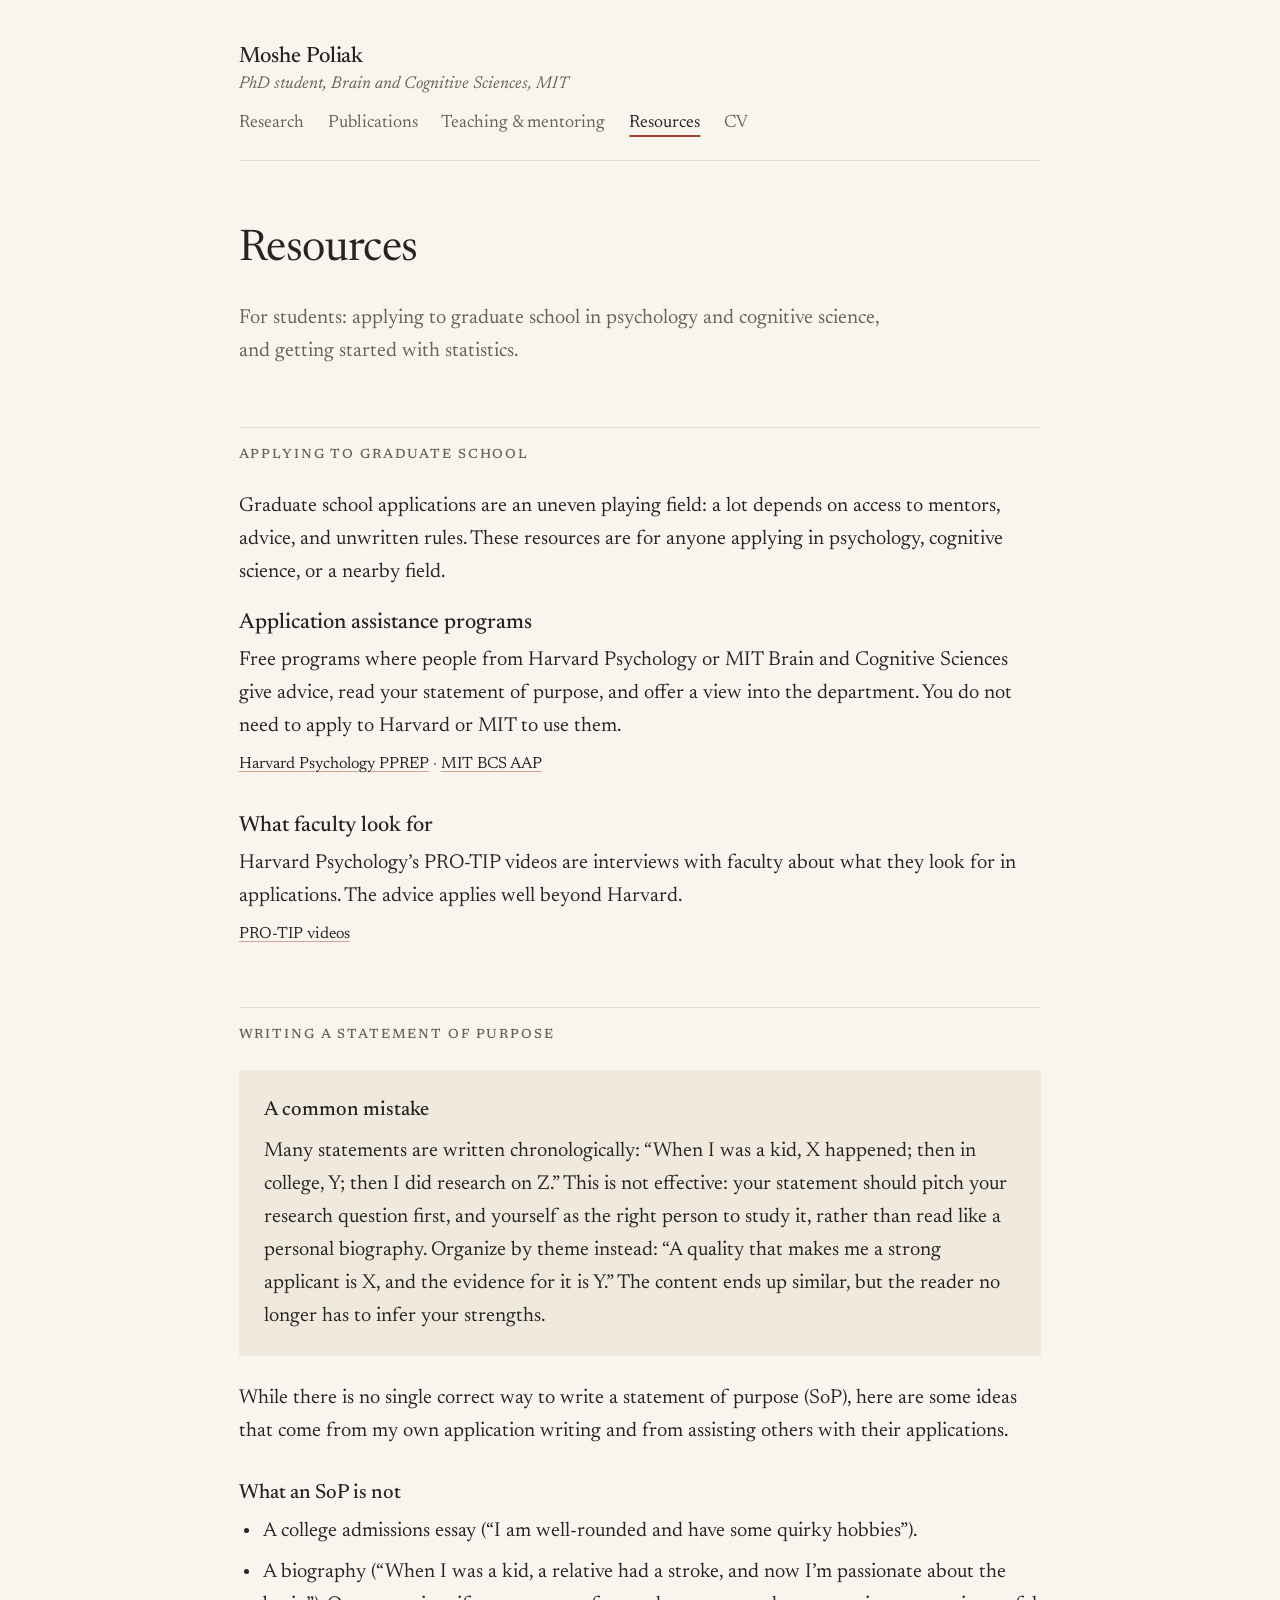
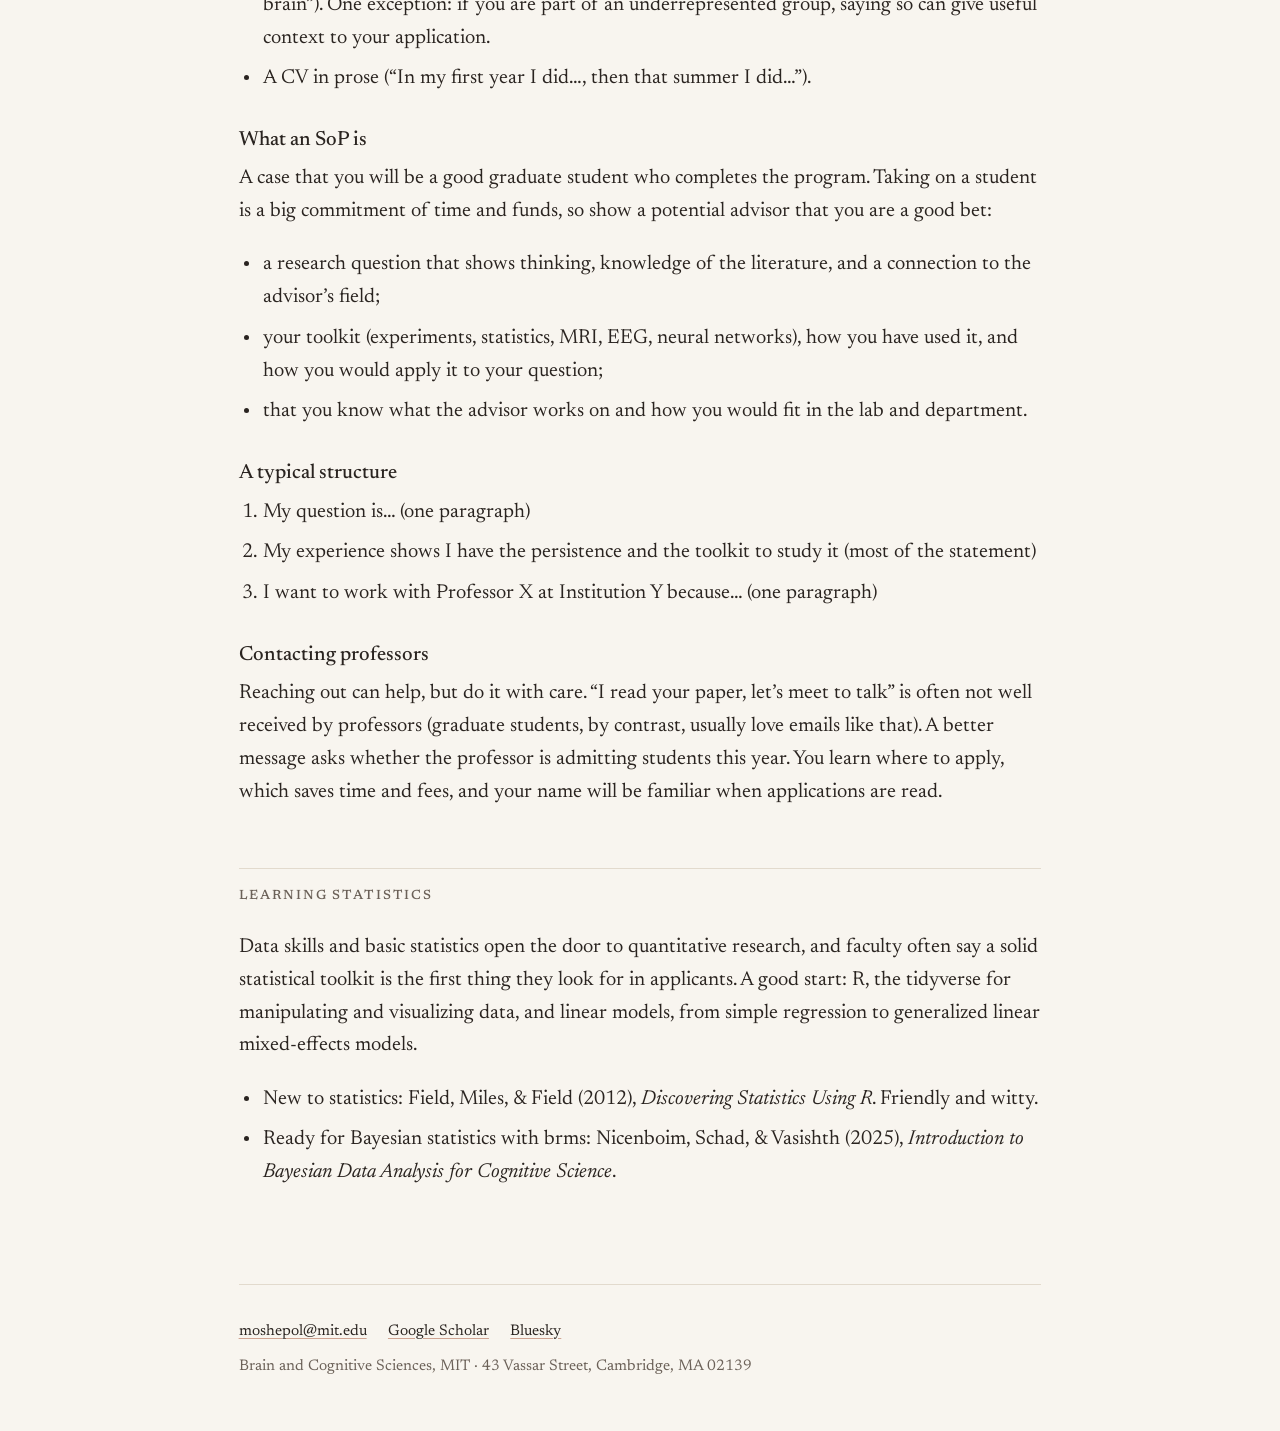
<file: site/resources.html>
<!doctype html>
<html lang="en">
<head>
  <!-- Google tag (GTM-5G3X2KDX) -->
  <script async src="https://www.googletagmanager.com/gtm.js?id=GTM-5G3X2KDX"></script>
  <script>
    window.dataLayer = window.dataLayer || [];
    function gtag(){dataLayer.push(arguments);}
    gtag('js', new Date());
  </script>
  <meta charset="utf-8">
  <meta name="viewport" content="width=device-width, initial-scale=1">
  <title>Resources · Moshe Poliak</title>
  <meta name="description" content="Advice and materials for applying to graduate school, and where to start with statistics.">
  <link rel="canonical" href="https://moshepoliak.com/resources.html">
  <link rel="preconnect" href="https://fonts.googleapis.com">
  <link rel="preconnect" href="https://fonts.gstatic.com" crossorigin>
  <link rel="stylesheet" href="https://fonts.googleapis.com/css2?family=Newsreader:ital,opsz,wght@0,6..72,400..600;1,6..72,400..500&amp;display=swap">
  <link rel="stylesheet" href="assets/site.css?v=6">
  <link rel="icon" href="assets/favicon.svg" type="image/svg+xml">
</head>
<body>
  <a class="skip-link" href="#main">Skip to content</a>
  <div class="page">
    <header class="masthead">
      <div class="id">
        <p class="name"><a href="index.html">Moshe Poliak</a></p>
        <p class="role">PhD student, Brain and Cognitive Sciences, MIT</p>
      </div>
      <nav class="nav" aria-label="Main">
        <ul>
          <li><a href="research.html">Research</a></li>
          <li><a href="publications.html">Publications</a></li>
          <li><a href="teaching.html">Teaching &amp; mentoring</a></li>
          <li><a href="resources.html" aria-current="page">Resources</a></li>
          <li><a href="cv.html">CV</a></li>
        </ul>
      </nav>
    </header>

    <main id="main">
      <header class="page-head">
        <h1>Resources</h1>
        <p class="page-lede">For students: applying to graduate school in psychology and cognitive science, and getting started with statistics.</p>
      </header>

      <section class="section" aria-labelledby="apply">
        <h2 id="apply">Applying to graduate school</h2>
        <p>Graduate school applications are an uneven playing field: a lot depends on access to mentors, advice, and unwritten rules. These resources are for anyone applying in psychology, cognitive science, or a nearby field.</p>
        <div class="entries list">
          <article class="entry">
            <div class="entry-body">
              <h3>Application assistance programs</h3>
              <p>Free programs where people from Harvard Psychology or MIT Brain and Cognitive Sciences give advice, read your statement of purpose, and offer a view into the department. You do not need to apply to Harvard or MIT to use them.</p>
              <p class="links"><a href="https://psychology.fas.harvard.edu/pprep">Harvard Psychology PPREP</a> · <a href="https://mitbcsaap.notion.site/mitbcsaap/MIT-Brain-Cognitive-Sciences-Application-Assistance-Program-eebb59ad1af74afb9c89e5b93c34a1a3">MIT BCS AAP</a></p>
            </div>
          </article>
          <article class="entry">
            <div class="entry-body">
              <h3>What faculty look for</h3>
              <p>Harvard Psychology’s PRO-TIP videos are interviews with faculty about what they look for in applications. The advice applies well beyond Harvard.</p>
              <p class="links"><a href="https://psychology.fas.harvard.edu/pro-tip">PRO-TIP videos</a></p>
            </div>
          </article>
        </div>
      </section>

      <section class="section" aria-labelledby="sop">
        <h2 id="sop">Writing a statement of purpose</h2>
        <div class="callout">
          <h3>A common mistake</h3>
          <p>Many statements are written chronologically: “When I was a kid, X happened; then in college, Y; then I did research on Z.” This is not effective: your statement should pitch your research question first, and yourself as the right person to study it, rather than read like a personal biography. Organize by theme instead: “A quality that makes me a strong applicant is X, and the evidence for it is Y.” The content ends up similar, but the reader no longer has to infer your strengths.</p>
        </div>
        <div class="prose">
          <p>While there is no single correct way to write a statement of purpose (SoP), here are some ideas that come from my own application writing and from assisting others with their applications.</p>
          <h3>What an SoP is not</h3>
          <ul>
            <li>A college admissions essay (“I am well-rounded and have some quirky hobbies”).</li>
            <li>A biography (“When I was a kid, a relative had a stroke, and now I’m passionate about the brain”). One exception: if you are part of an underrepresented group, saying so can give useful context to your application.</li>
            <li>A CV in prose (“In my first year I did…, then that summer I did…”).</li>
          </ul>
          <h3>What an SoP is</h3>
          <p>A case that you will be a good graduate student who completes the program. Taking on a student is a big commitment of time and funds, so show a potential advisor that you are a good bet:</p>
          <ul>
            <li>a research question that shows thinking, knowledge of the literature, and a connection to the advisor’s field;</li>
            <li>your toolkit (experiments, statistics, MRI, EEG, neural networks), how you have used it, and how you would apply it to your question;</li>
            <li>that you know what the advisor works on and how you would fit in the lab and department.</li>
          </ul>
          <h3>A typical structure</h3>
          <ol>
            <li>My question is… (one paragraph)</li>
            <li>My experience shows I have the persistence and the toolkit to study it (most of the statement)</li>
            <li>I want to work with Professor X at Institution Y because… (one paragraph)</li>
          </ol>
          <h3>Contacting professors</h3>
          <p>Reaching out can help, but do it with care. “I read your paper, let’s meet to talk” is often not well received by professors (graduate students, by contrast, usually love emails like that). A better message asks whether the professor is admitting students this year. You learn where to apply, which saves time and fees, and your name will be familiar when applications are read.</p>
        </div>
      </section>

      <section class="section" aria-labelledby="stats">
        <h2 id="stats">Learning statistics</h2>
        <div class="prose">
          <p>Data skills and basic statistics open the door to quantitative research, and faculty often say a solid statistical toolkit is the first thing they look for in applicants. A good start: R, the tidyverse for manipulating and visualizing data, and linear models, from simple regression to generalized linear mixed-effects models.</p>
          <ul>
            <li>New to statistics: Field, Miles, &amp; Field (2012), <i>Discovering Statistics Using R</i>. Friendly and witty.</li>
            <li>Ready for Bayesian statistics with brms: Nicenboim, Schad, &amp; Vasishth (2025), <i>Introduction to Bayesian Data Analysis for Cognitive Science</i>.</li>
          </ul>
        </div>
      </section>
    </main>

    <footer class="footer">
      <ul>
        <li><a href="mailto:moshepol@mit.edu">moshepol@mit.edu</a></li>
        <li><a href="https://scholar.google.com/citations?user=dGMOrLoAAAAJ&amp;hl=en">Google Scholar</a></li>
        <li><a href="https://bsky.app/profile/moshepoliak.bsky.social">Bluesky</a></li>
      </ul>
      <p>Brain and Cognitive Sciences, MIT · 43 Vassar Street, Cambridge, MA 02139</p>
    </footer>
  </div>
</body>
</html>
</file>
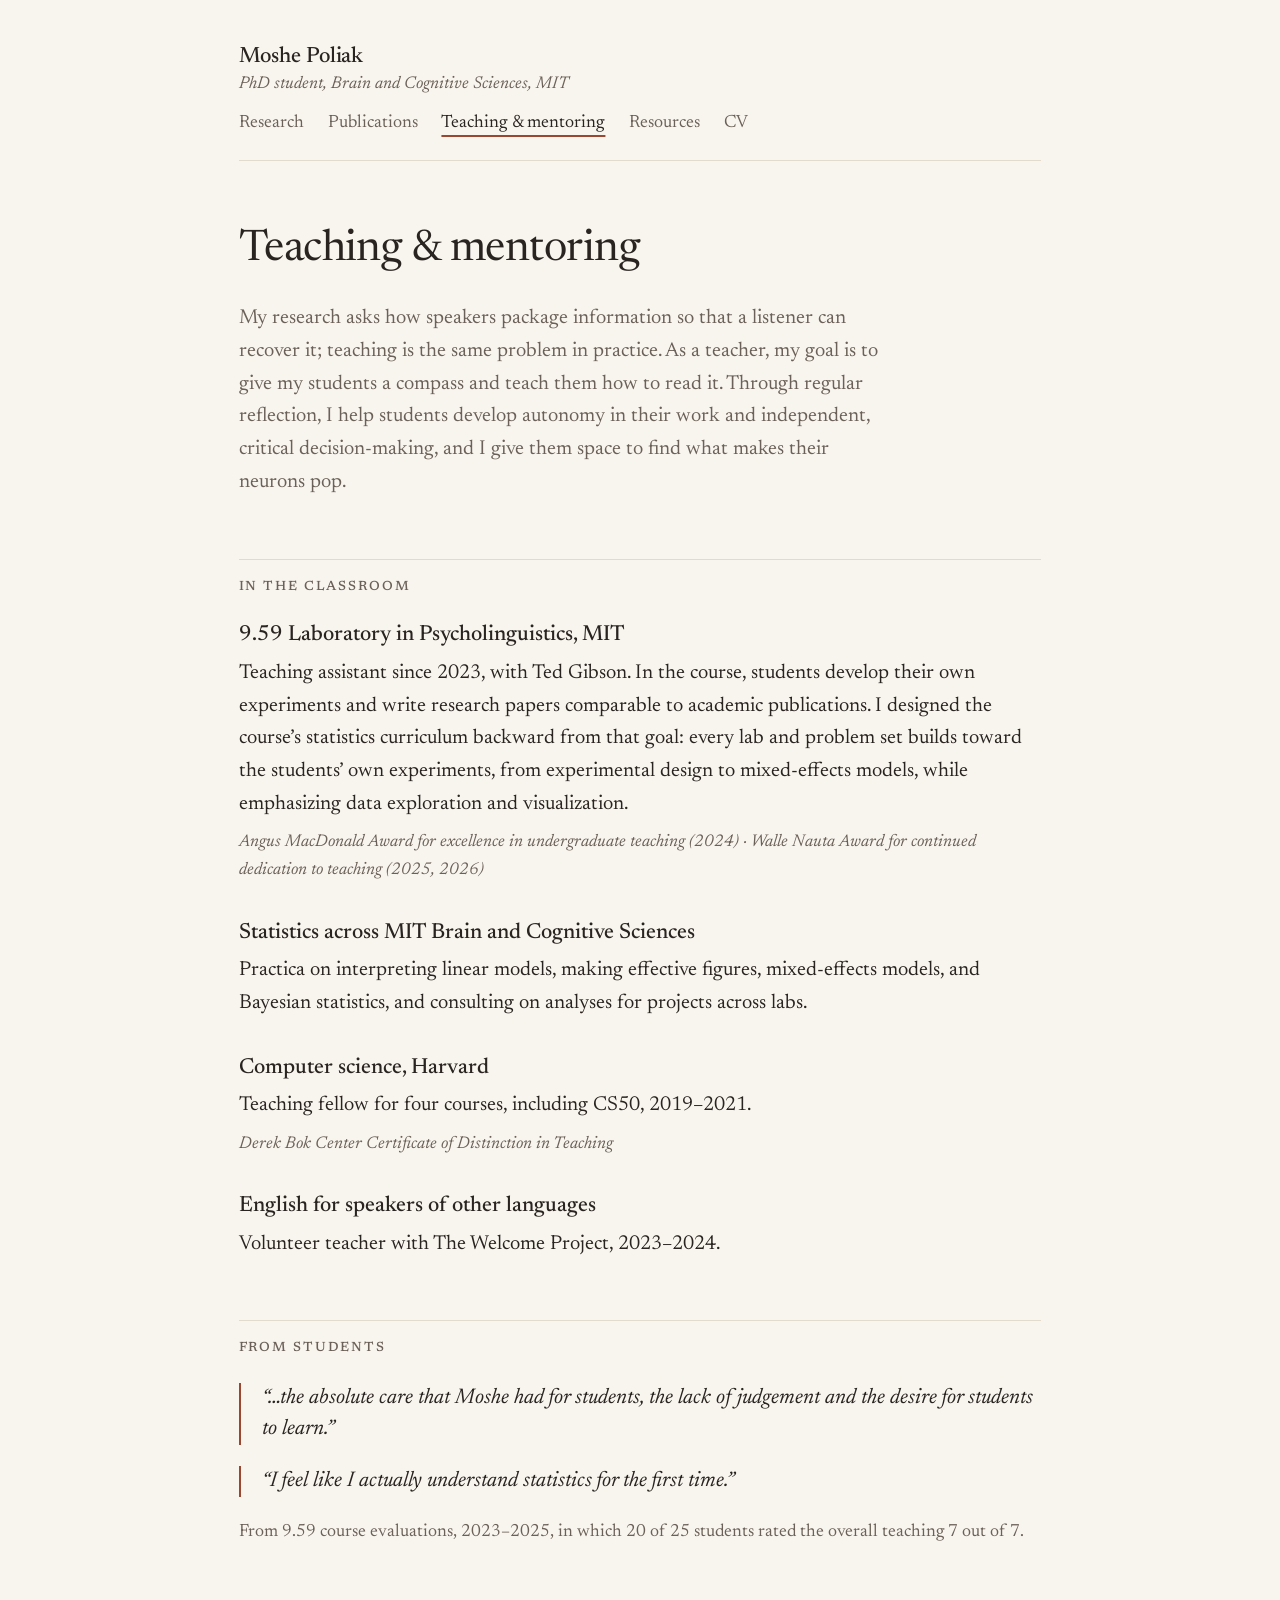
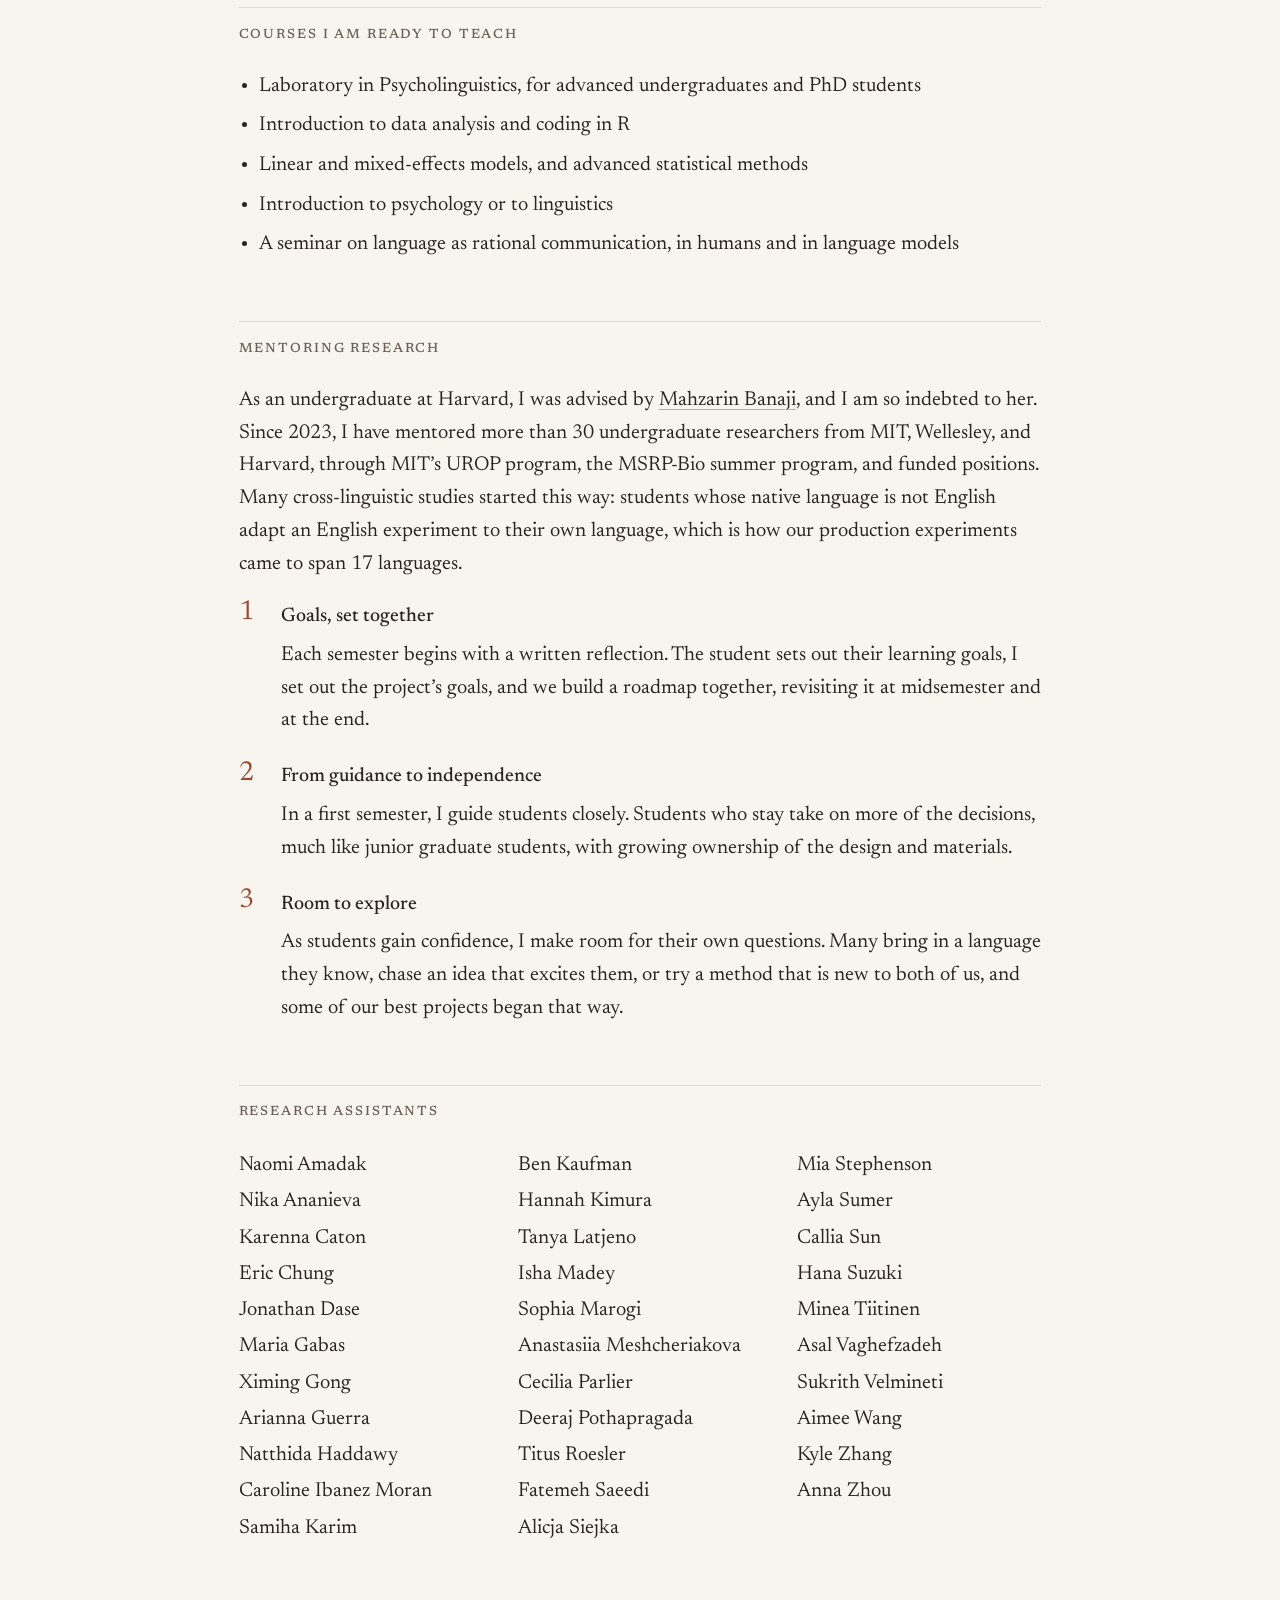
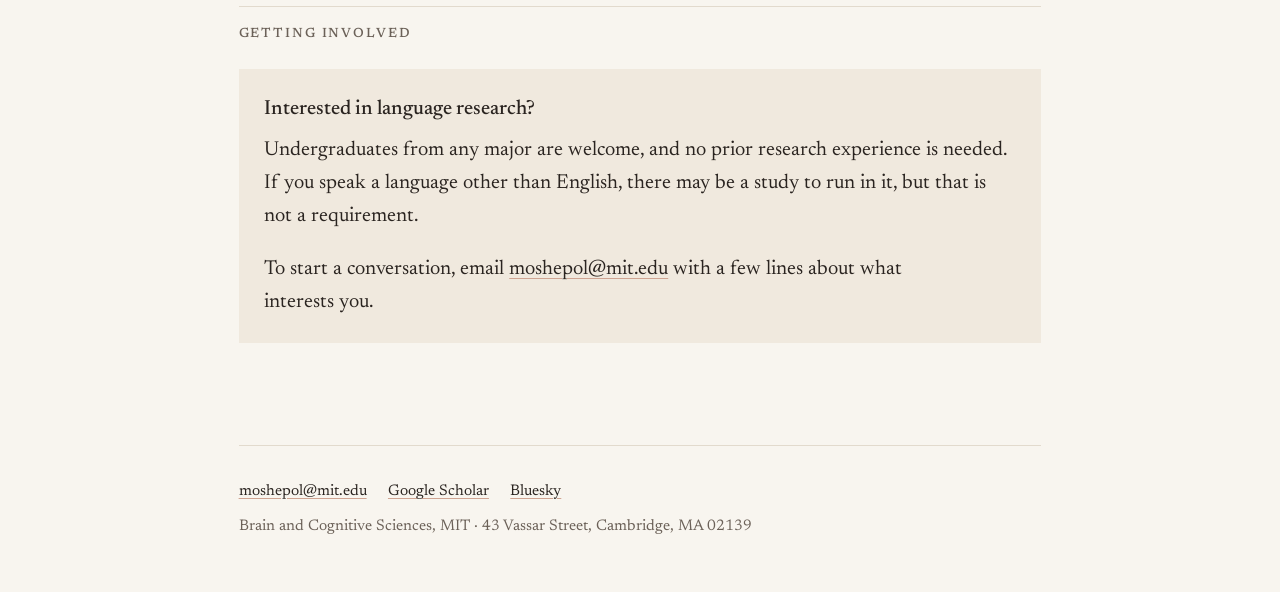
<file: site/teaching.html>
<!doctype html>
<html lang="en">
<head>
  <!-- Google tag (GTM-5G3X2KDX) -->
  <script async src="https://www.googletagmanager.com/gtm.js?id=GTM-5G3X2KDX"></script>
  <script>
    window.dataLayer = window.dataLayer || [];
    function gtag(){dataLayer.push(arguments);}
    gtag('js', new Date());
  </script>
  <meta charset="utf-8">
  <meta name="viewport" content="width=device-width, initial-scale=1">
  <title>Teaching &amp; mentoring · Moshe Poliak</title>
  <meta name="description" content="Courses, student research projects, and how undergraduates can get involved.">
  <link rel="canonical" href="https://moshepoliak.com/teaching.html">
  <link rel="preconnect" href="https://fonts.googleapis.com">
  <link rel="preconnect" href="https://fonts.gstatic.com" crossorigin>
  <link rel="stylesheet" href="https://fonts.googleapis.com/css2?family=Newsreader:ital,opsz,wght@0,6..72,400..600;1,6..72,400..500&amp;display=swap">
  <link rel="stylesheet" href="assets/site.css?v=6">
  <link rel="icon" href="assets/favicon.svg" type="image/svg+xml">
</head>
<body>
  <a class="skip-link" href="#main">Skip to content</a>
  <div class="page">
    <header class="masthead">
      <div class="id">
        <p class="name"><a href="index.html">Moshe Poliak</a></p>
        <p class="role">PhD student, Brain and Cognitive Sciences, MIT</p>
      </div>
      <nav class="nav" aria-label="Main">
        <ul>
          <li><a href="research.html">Research</a></li>
          <li><a href="publications.html">Publications</a></li>
          <li><a href="teaching.html" aria-current="page">Teaching &amp; mentoring</a></li>
          <li><a href="resources.html">Resources</a></li>
          <li><a href="cv.html">CV</a></li>
        </ul>
      </nav>
    </header>

    <main id="main">
      <header class="page-head">
        <h1>Teaching &amp; mentoring</h1>
        <p class="page-lede">My research asks how speakers package information so that a listener can recover it; teaching is the same problem in practice. As a teacher, my goal is to give my students a compass and teach them how to read it. Through regular reflection, I help students develop autonomy in their work and independent, critical decision-making, and I give them space to find what makes their neurons pop.</p>
      </header>

      <section class="section" aria-labelledby="classroom">
        <h2 id="classroom">In the classroom</h2>
        <div class="entries">
          <article class="entry">
            <div class="entry-body">
              <h3>9.59 Laboratory in Psycholinguistics, MIT</h3>
              <p>Teaching assistant since 2023, with Ted Gibson. In the course, students develop their own experiments and write research papers comparable to academic publications. I designed the course’s statistics curriculum backward from that goal: every lab and problem set builds toward the students’ own experiments, from experimental design to mixed-effects models, while emphasizing data exploration and visualization.</p>
            </div>
            <aside class="entry-meta">
              <p>Angus MacDonald Award for excellence in undergraduate teaching (2024) · Walle Nauta Award for continued dedication to teaching (2025, 2026)</p>
            </aside>
          </article>
          <article class="entry">
            <div class="entry-body">
              <h3>Statistics across MIT Brain and Cognitive Sciences</h3>
              <p>Practica on interpreting linear models, making effective figures, mixed-effects models, and Bayesian statistics, and consulting on analyses for projects across labs.</p>
            </div>
          </article>
          <article class="entry">
            <div class="entry-body">
              <h3>Computer science, Harvard</h3>
              <p>Teaching fellow for four courses, including CS50, 2019–2021.</p>
            </div>
            <aside class="entry-meta">
              <p>Derek Bok Center Certificate of Distinction in Teaching</p>
            </aside>
          </article>
          <article class="entry">
            <div class="entry-body">
              <h3>English for speakers of other languages</h3>
              <p>Volunteer teacher with The Welcome Project, 2023–2024.</p>
            </div>
          </article>
        </div>
      </section>

      <section class="section" aria-labelledby="from-students">
        <h2 id="from-students">From students</h2>
        <figure class="quote">
          <blockquote><p>“…the absolute care that Moshe had for students, the lack of judgement and the desire for students to learn.”</p></blockquote>
        </figure>
        <figure class="quote">
          <blockquote><p>“I feel like I actually understand statistics for the first time.”</p></blockquote>
        </figure>
        <p class="muted small">From 9.59 course evaluations, 2023–2025, in which 20 of 25 students rated the overall teaching 7 out of 7.</p>
      </section>

      <section class="section" aria-labelledby="can-teach">
        <h2 id="can-teach">Courses I am ready to teach</h2>
        <ul class="plain-list">
          <li>Laboratory in Psycholinguistics, for advanced undergraduates and PhD students</li>
          <li>Introduction to data analysis and coding in R</li>
          <li>Linear and mixed-effects models, and advanced statistical methods</li>
          <li>Introduction to psychology or to linguistics</li>
          <li>A seminar on language as rational communication, in humans and in language models</li>
        </ul>
      </section>

      <section class="section" aria-labelledby="mentoring">
        <h2 id="mentoring">Mentoring research</h2>
        <p>As an undergraduate at Harvard, I was advised by <a href="https://banaji.sites.fas.harvard.edu/">Mahzarin Banaji</a>, and I am so indebted to her. Since 2023, I have mentored more than 30 undergraduate researchers from MIT, Wellesley, and Harvard, through MIT’s UROP program, the MSRP-Bio summer program, and funded positions. Many cross-linguistic studies started this way: students whose native language is not English adapt an English experiment to their own language, which is how our production experiments came to span 17 languages.</p>
        <ol class="steps">
          <li>
            <h3>Goals, set together</h3>
            <p>Each semester begins with a written reflection. The student sets out their learning goals, I set out the project’s goals, and we build a roadmap together, revisiting it at midsemester and at the end.</p>
          </li>
          <li>
            <h3>From guidance to independence</h3>
            <p>In a first semester, I guide students closely. Students who stay take on more of the decisions, much like junior graduate students, with growing ownership of the design and materials.</p>
          </li>
          <li>
            <h3>Room to explore</h3>
            <p>As students gain confidence, I make room for their own questions. Many bring in a language they know, chase an idea that excites them, or try a method that is new to both of us, and some of our best projects began that way.</p>
          </li>
        </ol>
      </section>

      <section class="section" aria-labelledby="assistants">
        <h2 id="assistants">Research assistants</h2>
        <ul class="names">
          <li>Naomi Amadak</li>
          <li>Nika Ananieva</li>
          <li>Karenna Caton</li>
          <li>Eric Chung</li>
          <li>Jonathan Dase</li>
          <li>Maria Gabas</li>
          <li>Ximing Gong</li>
          <li>Arianna Guerra</li>
          <li>Natthida Haddawy</li>
          <li>Caroline Ibanez Moran</li>
          <li>Samiha Karim</li>
          <li>Ben Kaufman</li>
          <li>Hannah Kimura</li>
          <li>Tanya Latjeno</li>
          <li>Isha Madey</li>
          <li>Sophia Marogi</li>
          <li>Anastasiia Meshcheriakova</li>
          <li>Cecilia Parlier</li>
          <li>Deeraj Pothapragada</li>
          <li>Titus Roesler</li>
          <li>Fatemeh Saeedi</li>
          <li>Alicja Siejka</li>
          <li>Mia Stephenson</li>
          <li>Ayla Sumer</li>
          <li>Callia Sun</li>
          <li>Hana Suzuki</li>
          <li>Minea Tiitinen</li>
          <li>Asal Vaghefzadeh</li>
          <li>Sukrith Velmineti</li>
          <li>Aimee Wang</li>
          <li>Kyle Zhang</li>
          <li>Anna Zhou</li>
        </ul>
      </section>

      <section class="section" id="get-involved" aria-labelledby="involved">
        <h2 id="involved">Getting involved</h2>
        <div class="callout">
          <h3>Interested in language research?</h3>
          <p>Undergraduates from any major are welcome, and no prior research experience is needed. If you speak a language other than English, there may be a study to run in it, but that is not a requirement.</p>
          <p>To start a conversation, email <a href="mailto:moshepol@mit.edu">moshepol@mit.edu</a> with a few lines about what interests you.</p>
        </div>
      </section>
    </main>

    <footer class="footer">
      <ul>
        <li><a href="mailto:moshepol@mit.edu">moshepol@mit.edu</a></li>
        <li><a href="https://scholar.google.com/citations?user=dGMOrLoAAAAJ&amp;hl=en">Google Scholar</a></li>
        <li><a href="https://bsky.app/profile/moshepoliak.bsky.social">Bluesky</a></li>
      </ul>
      <p>Brain and Cognitive Sciences, MIT · 43 Vassar Street, Cambridge, MA 02139</p>
    </footer>
  </div>
</body>
</html>
</file>
<file: site/assets/site.css>
/*
  moshepoliak.com
  Warm paper, Newsreader serif, one quiet centered column.
  On wide screens, research notes (languages, collaborators) hang in the right margin.
*/

:root {
  --bg: #F8F5EF;
  --surface: #F0E9DE;
  --ink: #2A2420;
  --muted: #6B6158;
  --line: #E2DACD;
  --accent: #9A4630;
  --accent-soft: #F1E1D6;
  --link-line: #CFA492;
  --font: "Newsreader", Georgia, "Times New Roman", serif;
  --measure: 50rem;
  --note-width: 13rem;
  --note-gap: 2.5rem;
}

/* ---------- Base ---------- */

*, *::before, *::after { box-sizing: border-box; }

html {
  font-size: clamp(1rem, 0.5875rem + 0.6vw, 1.25rem);
  -webkit-text-size-adjust: 100%;
  text-size-adjust: 100%;
}

body {
  margin: 0;
  background: var(--bg);
  color: var(--ink);
  font-family: var(--font);
  font-size: 1.1875rem;
  line-height: 1.62;
  -webkit-font-smoothing: antialiased;
  -moz-osx-font-smoothing: grayscale;
}

h1, h2, h3 { color: var(--ink); text-wrap: balance; }
p { margin: 0 0 1em; text-wrap: pretty; }
img { max-width: 100%; height: auto; display: block; }
strong, b { font-weight: 600; }

a {
  color: var(--ink);
  text-decoration-line: underline;
  text-decoration-thickness: 1px;
  text-underline-offset: .2em;
  text-decoration-color: var(--link-line);
  transition: text-decoration-color .15s ease, color .15s ease;
}
a:hover { text-decoration-color: currentColor; }

:focus-visible { outline: 2px solid var(--accent); outline-offset: 3px; border-radius: 3px; }
::selection { background: var(--accent-soft); color: var(--ink); }

.skip-link {
  position: absolute;
  left: 1rem;
  top: -4rem;
  z-index: 20;
  padding: .5rem .8rem;
  background: var(--ink);
  color: var(--bg);
  text-decoration: none;
}
.skip-link:focus { top: 1rem; }

.nav ul, .langs, .pubs, .steps, .roster, .cv-list, .footer ul {
  list-style: none;
  margin: 0;
  padding: 0;
}

.muted { color: var(--muted); }
.small { font-size: .875em; }

/* ---------- Masthead ---------- */

.page { max-width: var(--measure); margin: 0 auto; padding: 0 1.5rem; }

.masthead {
  display: flex;
  flex-wrap: wrap;
  align-items: baseline;
  justify-content: space-between;
  gap: .5rem 2rem;
  padding: 2.5rem 0 1.25rem;
  border-bottom: 1px solid var(--line);
}
.name { margin: 0; font-size: 1.3rem; font-weight: 500; letter-spacing: -.005em; line-height: 1.3; }
.name a { color: var(--ink); text-decoration: none; }
.role { margin: .1rem 0 0; font-size: 1rem; font-style: italic; color: var(--muted); line-height: 1.4; }

.nav ul { display: flex; flex-wrap: wrap; gap: .25rem 1.4rem; }
.nav a { color: var(--muted); text-decoration: none; font-size: 1.05rem; }
.nav a:hover { color: var(--ink); }
.nav a[aria-current="page"] {
  color: var(--ink);
  text-decoration: underline;
  text-decoration-color: var(--accent);
  text-decoration-thickness: 1.5px;
  text-underline-offset: .45em;
}

main { padding: 3.75rem 0 4.5rem; }

/* ---------- Home ---------- */

.hero h1,
.page-head h1 {
  font-size: clamp(1.85rem, 1.2rem + 2.5vw, 2.55rem);
  line-height: 1.18;
  font-weight: 400;
  letter-spacing: -.012em;
  margin: 0 0 1.5rem;
}
.hero-links { font-size: 1.05rem; }
.hero .note { font-size: 1rem; font-style: italic; color: var(--muted); }

/* Portrait: a muted circle that the introduction wraps around */
.portrait {
  float: right;
  width: 11rem;
  height: auto;
  margin: .3rem 0 .75rem 1.25rem;
  border-radius: 50%;
  shape-outside: circle(50%) border-box;
  shape-margin: 1rem;
}
@media (max-width: 40rem) {
  .portrait { width: 6.5rem; margin-left: .9rem; shape-margin: .6rem; }
}

/* ---------- Inner pages ---------- */

.page-head { margin-bottom: 1rem; }
.page-lede { color: var(--muted); max-width: 38rem; }

.section { margin-top: 3.5rem; }
.section > h2 {
  font-size: .78rem;
  font-weight: 500;
  line-height: 1.3;
  letter-spacing: .14em;
  text-transform: uppercase;
  color: var(--muted);
  margin: 0 0 1.5rem;
  padding-top: 1.1rem;
  border-top: 1px solid var(--line);
}

/* Entries: a project, course, or resource with an optional quiet meta line */
.entry { margin: 0 0 2rem; }
.entry h3 { font-size: 1.28rem; font-weight: 500; line-height: 1.3; margin: 0 0 .4rem; }
.entry h3 a { color: inherit; text-decoration: none; }
.entry h3 a:hover { text-decoration: underline; text-decoration-color: var(--link-line); }
.entry-body p { margin-bottom: .5rem; }
.entry .links { font-size: .95rem; color: var(--muted); }
.details { margin: .25rem 0 .75rem; padding-left: 1.2rem; }
.details li { margin-bottom: .35rem; }

.entry-meta { font-size: 1rem; font-style: italic; color: var(--muted); }
.entry-meta > * { display: inline; margin: 0; }
.entry-meta > :not(.label) ~ :not(.label)::before { content: " — "; }
.entry-meta .label { display: none; }

.langs li { display: inline; }
.langs li + li::before { content: " · "; }
.lang-native { display: none; }

/* Research notes: languages and collaborators set apart, in the margin on wide screens */
.with-notes .entry-meta { margin-top: .75rem; font-size: .9rem; font-style: normal; line-height: 1.5; }
.with-notes .entry-meta > * { display: block; margin: 0 0 .5rem; }
.with-notes .entry-meta > :not(.label) ~ :not(.label)::before { content: none; }
.with-notes .entry-meta .label {
  display: block;
  margin: .9rem 0 .3rem;
  font-size: .7rem;
  letter-spacing: .14em;
  text-transform: uppercase;
}
.with-notes .entry-meta .label:first-child { margin-top: 0; }
.with-notes .langs li { display: grid; grid-template-columns: 1.9rem 1fr; align-items: baseline; }
.with-notes .langs li::before {
  content: attr(data-code);
  font-size: .66rem;
  letter-spacing: .1em;
  text-transform: uppercase;
  color: var(--accent);
}
.with-notes .lang-native { display: inline; color: var(--ink); }
.with-notes .lang-en { display: none; }

@media (min-width: 87rem) {
  .with-notes .entry {
    display: grid;
    grid-template-columns: minmax(0, 1fr) var(--note-width);
    column-gap: var(--note-gap);
    margin-right: calc(-1 * (var(--note-width) + var(--note-gap)));
  }
  .with-notes .entry-body { grid-column: 1; }
  .with-notes .entry-meta {
    grid-column: 2;
    grid-row: 1;
    margin-top: .35rem;
    padding-top: .6rem;
    border-top: 1px solid var(--line);
  }
}

/* Teaching: steps, quotes, roster, course list */
.steps { counter-reset: step; }
.steps > li { counter-increment: step; position: relative; padding-left: 2.5rem; margin-bottom: 1.4rem; }
.steps > li::before {
  content: counter(step);
  position: absolute;
  left: 0;
  top: -.1rem;
  font-size: 1.6rem;
  line-height: 1;
  color: var(--accent);
}
.steps h3 { margin: 0 0 .35rem; font-size: 1.15rem; font-weight: 500; }
.steps p { margin: 0; }

.quote { margin: 0 0 1.25rem; padding-left: 1.25rem; border-left: 2px solid var(--accent); }
.quote blockquote { margin: 0; }
.quote p { margin: 0; font-size: 1.25rem; font-style: italic; line-height: 1.45; }

.roster > li { padding: .7rem 0; border-top: 1px solid var(--line); }
.roster > li:last-child { border-bottom: 1px solid var(--line); }
.roster .who { font-weight: 600; }

.plain-list { margin: 0; padding-left: 1.2rem; }

.names { list-style: none; margin: 0; padding: 0; columns: 2; column-gap: 2rem; }
.names li { break-inside: avoid; padding: .1rem 0 .1rem 1em; text-indent: -1em; }
@media (min-width: 40rem) { .names { columns: 3; } }
.plain-list li { margin-bottom: .4rem; }

.callout { padding: 1.4rem 1.5rem; background: var(--surface); }
.callout h3 { font-size: 1.2rem; font-weight: 500; margin: 0 0 .5rem; }
.callout > :last-child { margin-bottom: 0; }
.section .callout { margin-bottom: 1.5rem; }

/* Publications */
.pubs > li { margin: 0 0 1.2rem; padding-left: 1.5rem; text-indent: -1.5rem; }
.pub .me { font-weight: 600; }
.pub .mentee::after { content: "‡"; }
.pub-venue { font-style: italic; }
.pub-links a { margin-left: .35rem; font-size: .88em; white-space: nowrap; }
.legend { font-size: .92rem; color: var(--muted); }

/* Resources: running prose */
.prose h3 { margin: 1.9rem 0 .5rem; font-size: 1.2rem; font-weight: 500; line-height: 1.3; }
.prose ul, .prose ol { margin: 0 0 1.1rem; padding-left: 1.3rem; }
.prose li { margin-bottom: .45rem; padding-left: .15rem; }

/* CV: date column + entry */
.cv-list > li { display: grid; grid-template-columns: 6.5rem minmax(0, 1fr); column-gap: 1.25rem; padding: .45rem 0; }
.cv-list .when { color: var(--muted); font-variant-numeric: tabular-nums; }
.cv-list .what p { margin: 0; }
.cv-list .detail { color: var(--muted); font-size: .92em; }
@media (max-width: 34rem) { .cv-list > li { grid-template-columns: 1fr; } }

/* ---------- Footer ---------- */

.footer {
  padding: 2rem 0 3rem;
  border-top: 1px solid var(--line);
  font-size: .9rem;
  color: var(--muted);
}
.footer ul { display: flex; flex-wrap: wrap; gap: .3rem 1.25rem; margin-bottom: .6rem; }
.footer p { margin: 0; }

/* Yellow marks = facts or files still to supply. None should remain at launch. */
mark.todo { background: #FFF1A8; color: inherit; padding: 0 .15em; border-radius: 3px; }

@media (prefers-reduced-motion: reduce) {
  *, *::before, *::after { transition: none !important; scroll-behavior: auto !important; }
}
</file>
